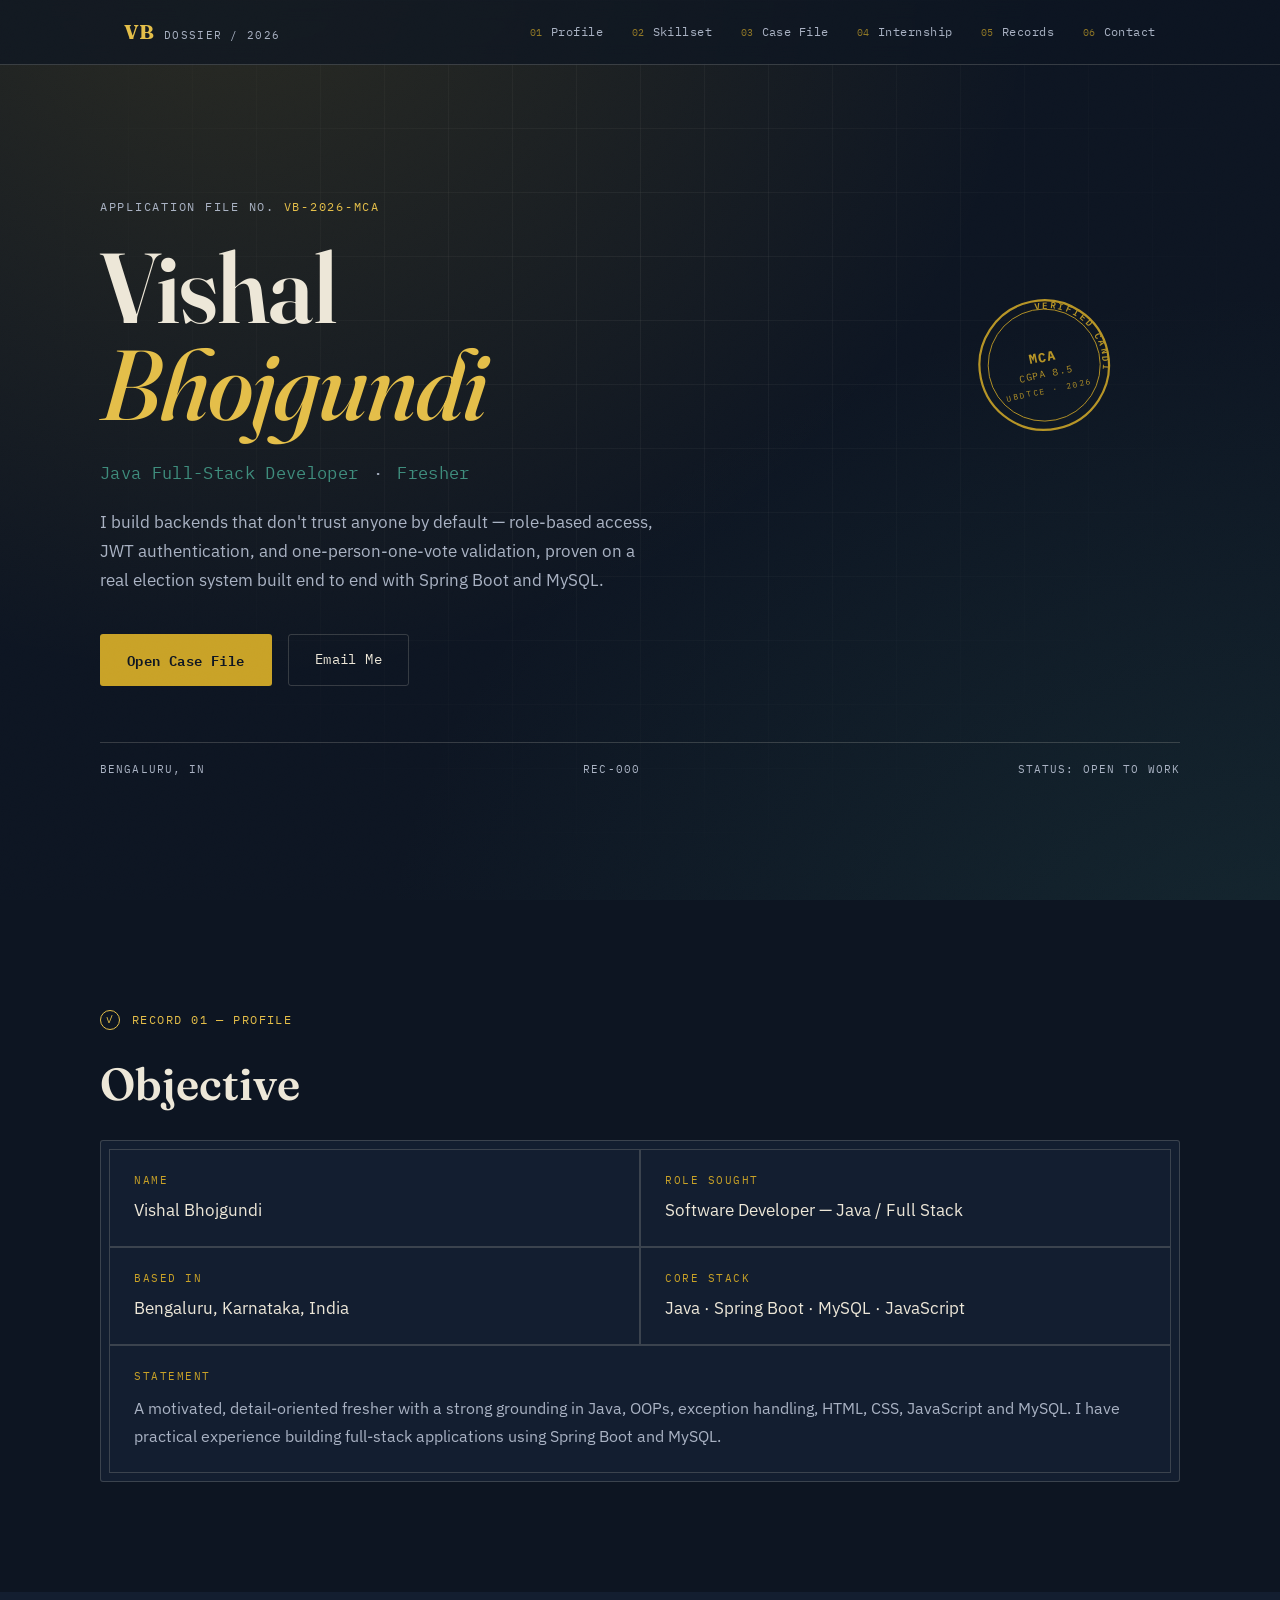
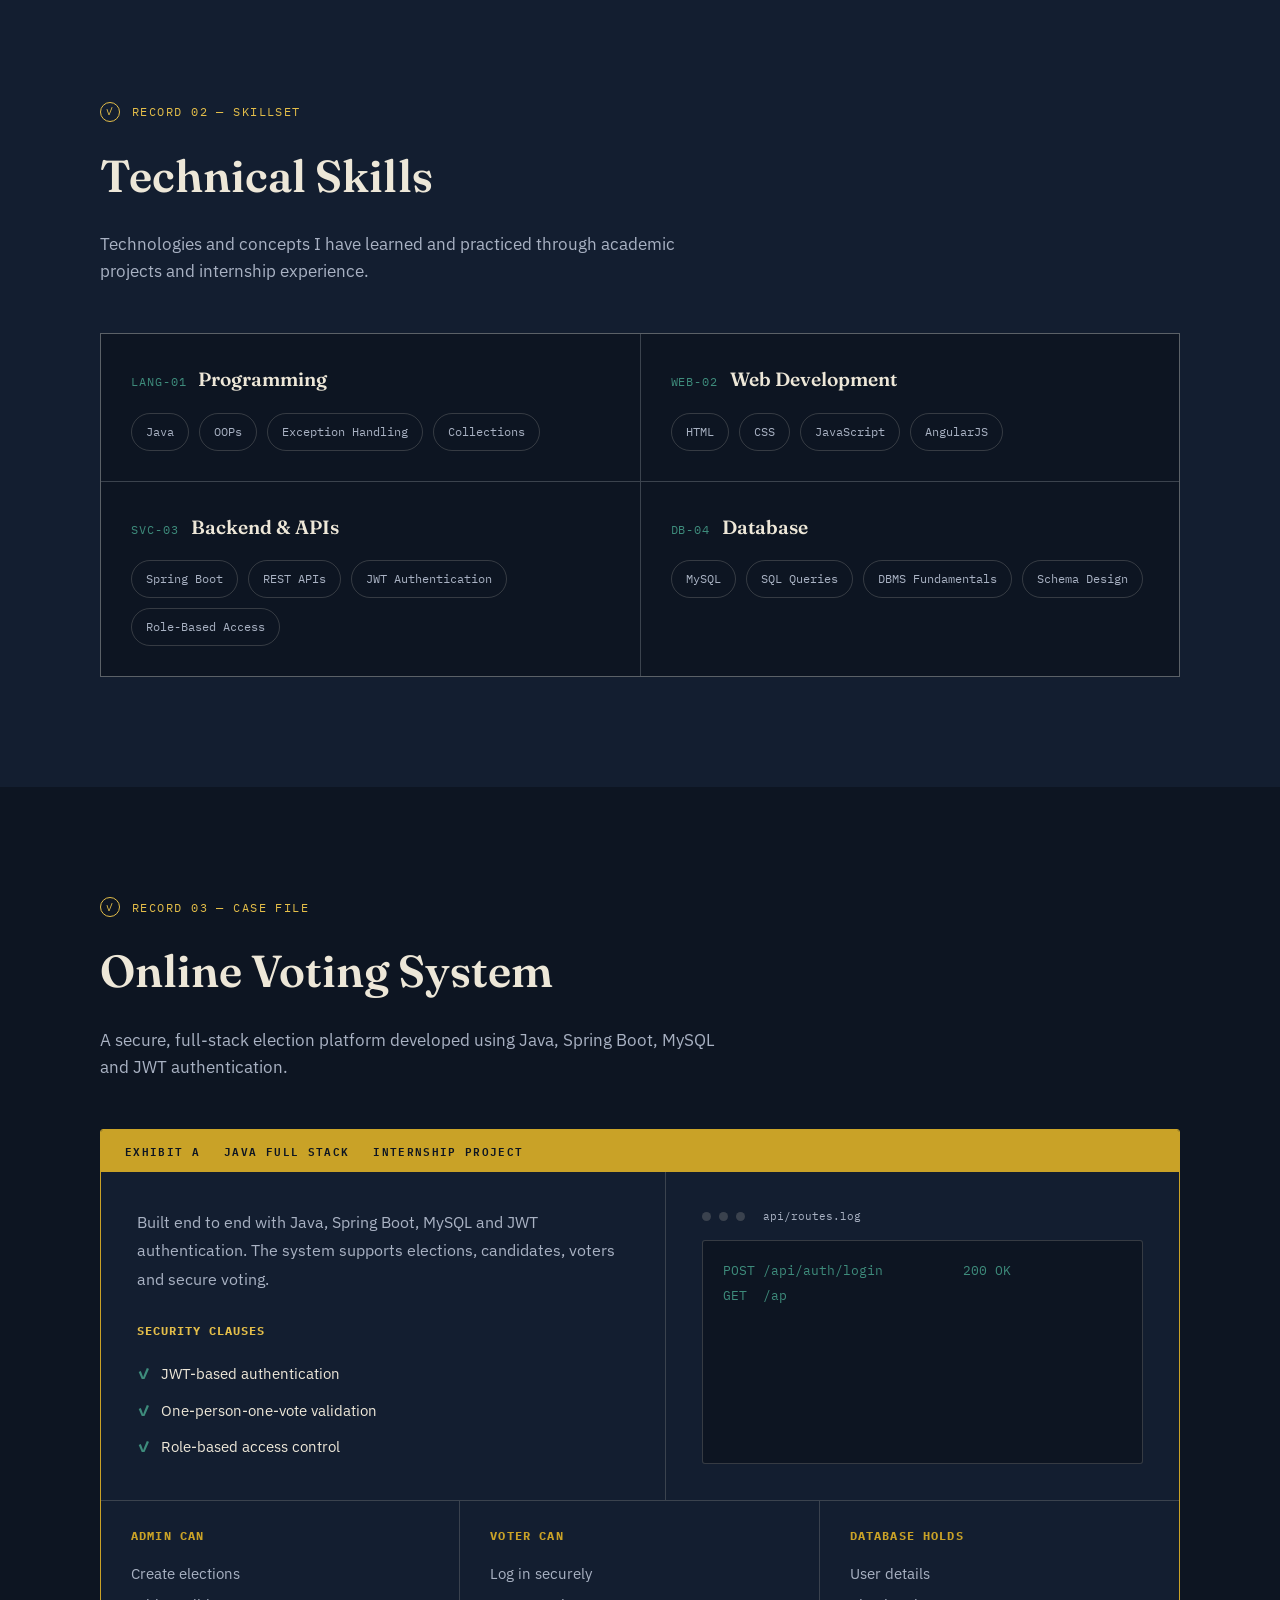
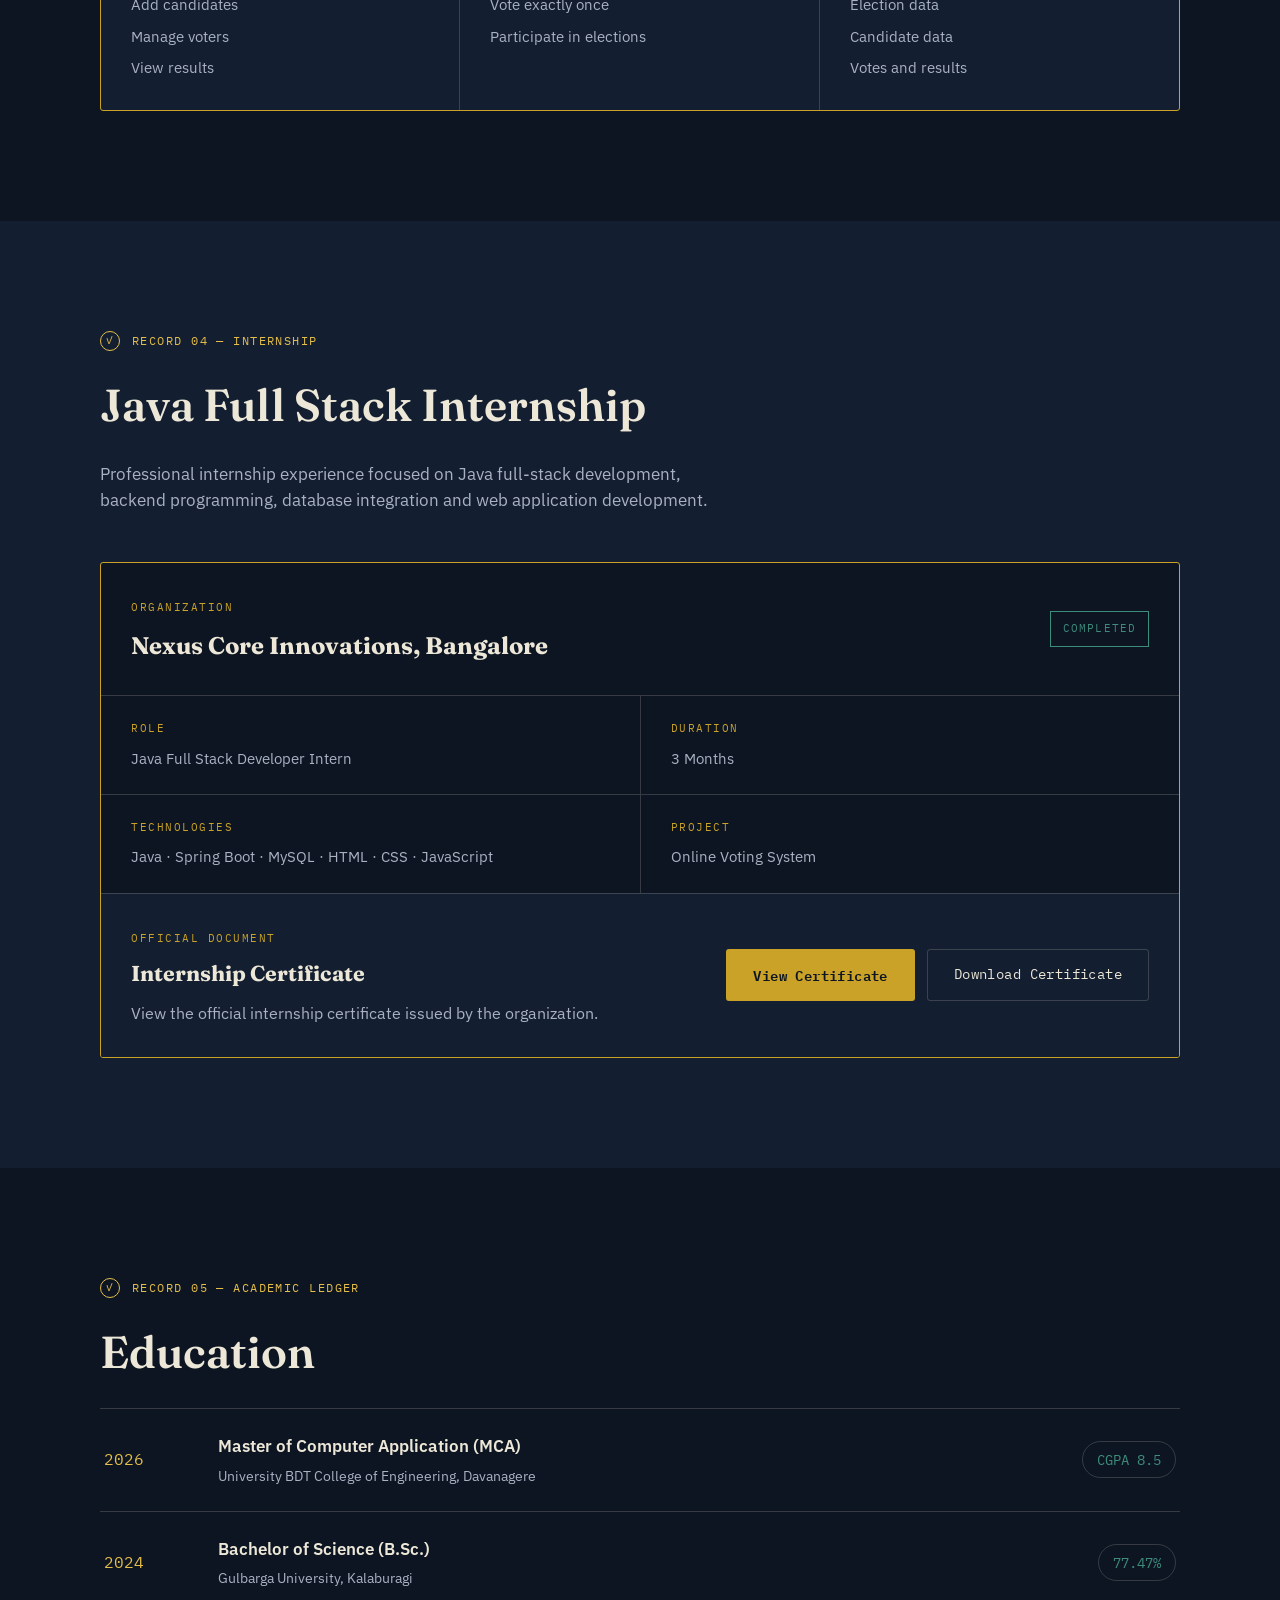
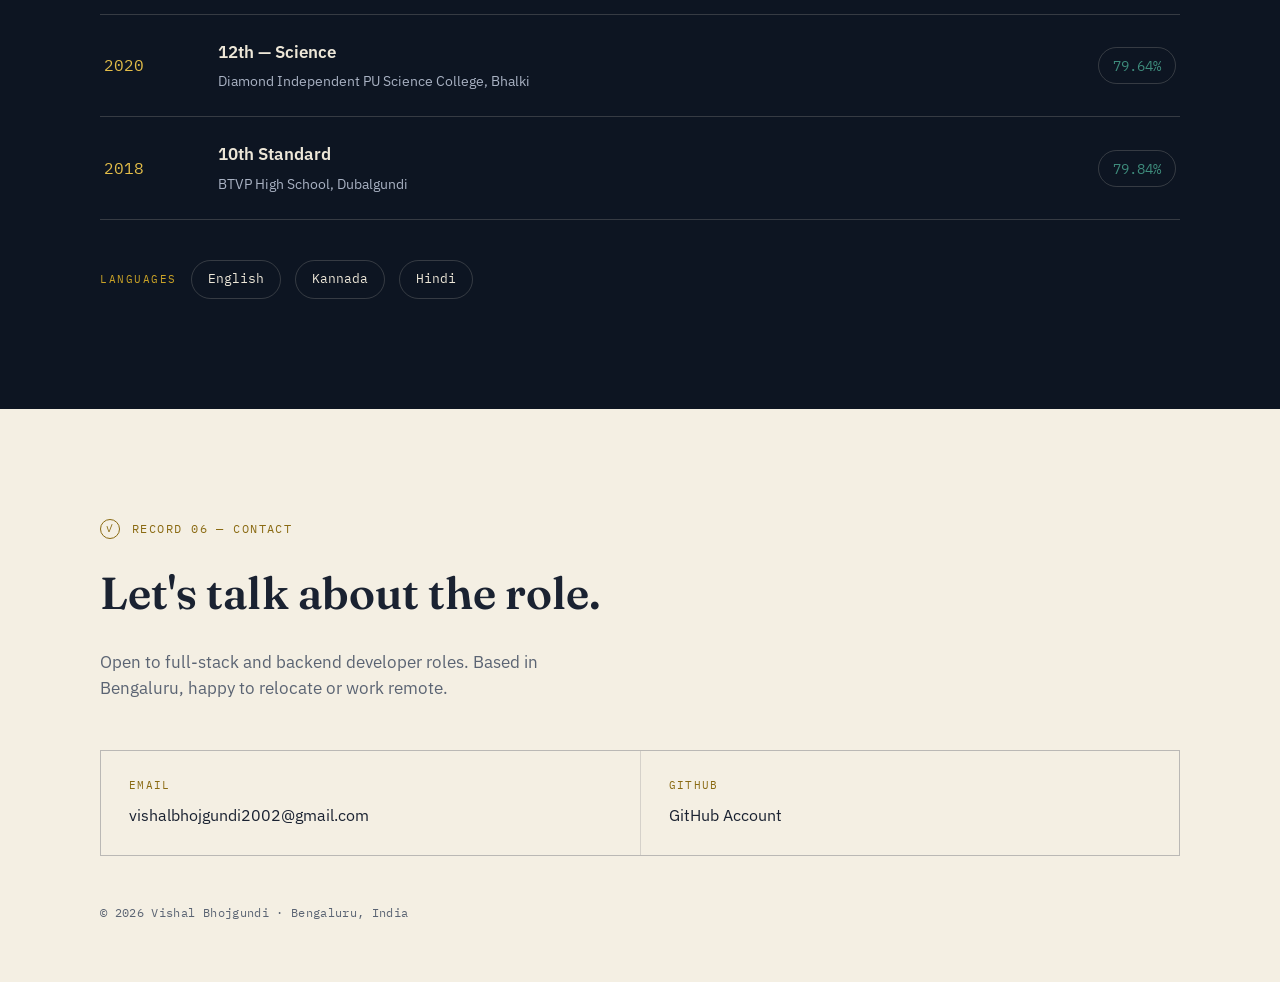
<file: index.html>
<!DOCTYPE html>
<html lang="en">

<head>

  <meta charset="UTF-8">

  <meta name="viewport"
        content="width=device-width, initial-scale=1.0">

  <title>
    Vishal Bhojgundi — Java Full-Stack Developer
  </title>

  <meta
          name="description"
          content="Portfolio of Vishal Bhojgundi, Java Full-Stack Developer."
  >

  <!-- Google Fonts -->
  <link rel="preconnect"
        href="https://fonts.googleapis.com">

  <link
          href="https://fonts.googleapis.com/css2?family=Fraunces:opsz,wght@9..144,300;9..144,500;9..144,600;9..144,700&family=IBM+Plex+Mono:wght@400;500;600&family=IBM+Plex+Sans:wght@400;500;600&display=swap"
          rel="stylesheet">

  <!-- Main CSS -->
  <link rel="stylesheet" href="style.css">

</head>


<body>

<!-- =========================================================
     GRAIN
     ========================================================= -->

<div class="grain" aria-hidden="true"></div>


<!-- =========================================================
     NAVIGATION
     ========================================================= -->

<nav class="topbar" id="topbar">

  <div class="topbar-inner">

    <a href="#top" class="brand">

            <span class="brand-mark">
                VB
            </span>

      <span class="brand-file">
                DOSSIER / 2026
            </span>

    </a>


    <button
            class="nav-toggle"
            id="navToggle"
            aria-label="Toggle navigation"
            aria-expanded="false">

      <span></span>
      <span></span>
      <span></span>

    </button>


    <ul class="nav-links" id="navLinks">

      <li>
        <a href="#profile">
          <span class="idx">01</span>
          Profile
        </a>
      </li>

      <li>
        <a href="#skills">
          <span class="idx">02</span>
          Skillset
        </a>
      </li>

      <li>
        <a href="#case-file">
          <span class="idx">03</span>
          Case File
        </a>
      </li>

      <!-- NEW -->
      <li>
        <a href="#internship">
          <span class="idx">04</span>
          Internship
        </a>
      </li>

      <li>
        <a href="#education">
          <span class="idx">05</span>
          Records
        </a>
      </li>

      <li>
        <a href="#contact">
          <span class="idx">06</span>
          Contact
        </a>
      </li>

    </ul>

  </div>

</nav>



<!-- =========================================================
     HERO
     ========================================================= -->

<header class="hero" id="top">

  <div class="hero-inner">

    <p class="hero-eyebrow">

      Application File No.

      <span>
                VB-2026-MCA
            </span>

    </p>


    <h1 class="hero-title">

      Vishal

      <br>

      <span class="hero-title-accent">
                Bhojgundi
            </span>

    </h1>


    <p class="hero-role">

      Java Full-Stack Developer

      <span class="dot">
                &middot;
            </span>

      Fresher

    </p>


    <p class="hero-desc">

      I build backends that don't trust anyone by default —
      role-based access, JWT authentication, and
      one-person-one-vote validation, proven on a real
      election system built end to end with Spring Boot
      and MySQL.

    </p>


    <div class="hero-actions">

      <a
              href="#case-file"
              class="btn btn-primary">

        Open Case File

      </a>


      <a
              href="mailto:vishalbhojgundi2002@gmail.com"
              class="btn btn-ghost">

        Email Me

      </a>

    </div>


    <!-- STAMP -->

    <div
            class="hero-stamp"
            id="heroStamp"
            aria-hidden="true">

      <svg
              viewBox="0 0 160 160"
              width="140"
              height="140"
              xmlns:xlink="http://www.w3.org/1999/xlink">

        <circle
                cx="80"
                cy="80"
                r="74"
                fill="none"
                stroke="currentColor"
                stroke-width="2.5"
        />

        <circle
                cx="80"
                cy="80"
                r="64"
                fill="none"
                stroke="currentColor"
                stroke-width="1"
        />

        <path
                id="stampCircleTop"
                d="M 80 16 A 64 64 0 0 1 143.7 100"
                fill="none"
        />

        <text
                font-family="'IBM Plex Mono', monospace"
                font-size="10.5"
                font-weight="600"
                letter-spacing="3"
                fill="currentColor">

          <textPath
                  xlink:href="#stampCircleTop"
                  href="#stampCircleTop"
                  startOffset="2%">

            VERIFIED CANDIDATE

          </textPath>

        </text>


        <text
                x="80"
                y="76"
                text-anchor="middle"
                font-family="'IBM Plex Mono', monospace"
                font-size="15"
                font-weight="700"
                letter-spacing="1"
                fill="currentColor">

          MCA

        </text>


        <text
                x="80"
                y="94"
                text-anchor="middle"
                font-family="'IBM Plex Mono', monospace"
                font-size="11"
                letter-spacing="1"
                fill="currentColor">

          CGPA 8.5

        </text>


        <text
                x="80"
                y="112"
                text-anchor="middle"
                font-family="'IBM Plex Mono', monospace"
                font-size="9"
                letter-spacing="2"
                fill="currentColor">

          UBDTCE · 2026

        </text>

      </svg>

    </div>

  </div>


  <div
          class="hero-ledger"
          aria-hidden="true">

        <span>
            BENGALURU, IN
        </span>

    <span>
            REC-000
        </span>

    <span>
            STATUS: OPEN TO WORK
        </span>

  </div>

</header>



<main>


  <!-- =========================================================
       PROFILE
       ========================================================= -->

  <section
          class="section"
          id="profile">

    <div class="section-inner">


      <p class="section-tag">

            <span
                    class="seal"
                    data-seal>
            </span>

        Record 01 — Profile

      </p>


      <h2 class="section-title">
        Objective
      </h2>


      <div class="dossier-card">


        <div class="dossier-field">

                <span class="field-label">
                    NAME
                </span>

          <span class="field-value">
                    Vishal Bhojgundi
                </span>

        </div>


        <div class="dossier-field">

                <span class="field-label">
                    ROLE SOUGHT
                </span>

          <span class="field-value">
                    Software Developer — Java / Full Stack
                </span>

        </div>


        <div class="dossier-field">

                <span class="field-label">
                    BASED IN
                </span>

          <span class="field-value">
                    Bengaluru, Karnataka, India
                </span>

        </div>


        <div class="dossier-field">

                <span class="field-label">
                    CORE STACK
                </span>

          <span class="field-value">
                    Java · Spring Boot · MySQL · JavaScript
                </span>

        </div>


        <div class="dossier-field dossier-field-wide">

                <span class="field-label">
                    STATEMENT
                </span>

          <p class="field-value">

            A motivated, detail-oriented fresher with
            a strong grounding in Java, OOPs, exception
            handling, HTML, CSS, JavaScript and MySQL.
            I have practical experience building full-stack
            applications using Spring Boot and MySQL.

          </p>

        </div>


      </div>

    </div>

  </section>



  <!-- =========================================================
       SKILLS
       ========================================================= -->

  <section
          class="section section-alt"
          id="skills">

    <div class="section-inner">


      <p class="section-tag">

            <span
                    class="seal"
                    data-seal>
            </span>

        Record 02 — Skillset

      </p>


      <h2 class="section-title">
        Technical Skills
      </h2>


      <p class="section-lede">

        Technologies and concepts I have learned and
        practiced through academic projects and
        internship experience.

      </p>


      <div class="skill-grid">


        <article class="skill-block">

          <header class="skill-block-head">

                    <span class="skill-code">
                        LANG-01
                    </span>

            <h3>
              Programming
            </h3>

          </header>


          <ul class="tag-row">

            <li class="tag">
              Java
            </li>

            <li class="tag">
              OOPs
            </li>

            <li class="tag">
              Exception Handling
            </li>

            <li class="tag">
              Collections
            </li>

          </ul>

        </article>



        <article class="skill-block">

          <header class="skill-block-head">

                    <span class="skill-code">
                        WEB-02
                    </span>

            <h3>
              Web Development
            </h3>

          </header>


          <ul class="tag-row">

            <li class="tag">
              HTML
            </li>

            <li class="tag">
              CSS
            </li>

            <li class="tag">
              JavaScript
            </li>

            <li class="tag">
              AngularJS
            </li>

          </ul>

        </article>



        <article class="skill-block">

          <header class="skill-block-head">

                    <span class="skill-code">
                        SVC-03
                    </span>

            <h3>
              Backend & APIs
            </h3>

          </header>


          <ul class="tag-row">

            <li class="tag">
              Spring Boot
            </li>

            <li class="tag">
              REST APIs
            </li>

            <li class="tag">
              JWT Authentication
            </li>

            <li class="tag">
              Role-Based Access
            </li>

          </ul>

        </article>



        <article class="skill-block">

          <header class="skill-block-head">

                    <span class="skill-code">
                        DB-04
                    </span>

            <h3>
              Database
            </h3>

          </header>


          <ul class="tag-row">

            <li class="tag">
              MySQL
            </li>

            <li class="tag">
              SQL Queries
            </li>

            <li class="tag">
              DBMS Fundamentals
            </li>

            <li class="tag">
              Schema Design
            </li>

          </ul>

        </article>


      </div>

    </div>

  </section>



  <!-- =========================================================
       CASE FILE
       ========================================================= -->

  <section
          class="section"
          id="case-file">

    <div class="section-inner">


      <p class="section-tag">

            <span
                    class="seal"
                    data-seal>
            </span>

        Record 03 — Case File

      </p>


      <h2 class="section-title">
        Online Voting System
      </h2>


      <p class="section-lede">

        A secure, full-stack election platform developed
        using Java, Spring Boot, MySQL and JWT authentication.

      </p>


      <div class="case-file">


        <div
                class="case-file-strip">

                <span>
                    EXHIBIT A
                </span>

          <span>
                    JAVA FULL STACK
                </span>

          <span>
                    INTERNSHIP PROJECT
                </span>

        </div>


        <div class="case-file-body">


          <div class="case-file-desc">

            <p>

              Built end to end with Java, Spring Boot,
              MySQL and JWT authentication. The system
              supports elections, candidates, voters
              and secure voting.

            </p>


            <div class="clause-group">

              <h4>
                Security clauses
              </h4>


              <ul class="clause-list">


                <li>

                                <span class="clause-tick">
                                    ✓
                                </span>

                  JWT-based authentication

                </li>


                <li>

                                <span class="clause-tick">
                                    ✓
                                </span>

                  One-person-one-vote validation

                </li>


                <li>

                                <span class="clause-tick">
                                    ✓
                                </span>

                  Role-based access control

                </li>


              </ul>

            </div>

          </div>


          <div class="case-file-terminal">


            <div class="terminal-head">

              <span class="terminal-dot"></span>
              <span class="terminal-dot"></span>
              <span class="terminal-dot"></span>

              <span class="terminal-title">
                            api/routes.log
                        </span>

            </div>


            <pre
                    class="terminal-body"
                    id="terminalBody">
                    </pre>

          </div>

        </div>


        <div class="case-file-columns">


          <div class="case-col">

            <h5>
              Admin can
            </h5>

            <ul>

              <li>
                Create elections
              </li>

              <li>
                Add candidates
              </li>

              <li>
                Manage voters
              </li>

              <li>
                View results
              </li>

            </ul>

          </div>


          <div class="case-col">

            <h5>
              Voter can
            </h5>

            <ul>

              <li>
                Log in securely
              </li>

              <li>
                Vote exactly once
              </li>

              <li>
                Participate in elections
              </li>

            </ul>

          </div>


          <div class="case-col">

            <h5>
              Database holds
            </h5>

            <ul>

              <li>
                User details
              </li>

              <li>
                Election data
              </li>

              <li>
                Candidate data
              </li>

              <li>
                Votes and results
              </li>

            </ul>

          </div>


        </div>

      </div>

    </div>

  </section>



  <!-- =========================================================
       INTERNSHIP + CERTIFICATE
       ========================================================= -->

  <section
          class="section section-alt"
          id="internship">

    <div class="section-inner">


      <p class="section-tag">

            <span
                    class="seal"
                    data-seal>
            </span>

        Record 04 — Internship

      </p>


      <h2 class="section-title">
        Java Full Stack Internship
      </h2>


      <p class="section-lede">

        Professional internship experience focused on
        Java full-stack development, backend programming,
        database integration and web application development.

      </p>


      <!-- INTERNSHIP CARD -->

      <div class="internship-card">


        <!-- HEADER -->

        <div class="internship-header">

          <div>

                    <span class="field-label">
                        ORGANIZATION
                    </span>

            <h3>
              Nexus Core Innovations, Bangalore
            </h3>

          </div>


          <span class="internship-badge">
                    COMPLETED
                </span>

        </div>


        <!-- DETAILS -->

        <div class="internship-details">


          <div class="internship-detail">

                    <span class="field-label">
                        ROLE
                    </span>

            <span>
                        Java Full Stack Developer Intern
                    </span>

          </div>


          <div class="internship-detail">

                    <span class="field-label">
                        DURATION
                    </span>

            <span>
                        3 Months
                    </span>

          </div>


          <div class="internship-detail">

                    <span class="field-label">
                        TECHNOLOGIES
                    </span>

            <span>
                        Java · Spring Boot · MySQL · HTML · CSS · JavaScript
                    </span>

          </div>


          <div class="internship-detail">

                    <span class="field-label">
                        PROJECT
                    </span>

            <span>
                        Online Voting System
                    </span>

          </div>


        </div>


        <!-- CERTIFICATE -->

        <div class="certificate-area">


          <div class="certificate-info">

                    <span class="field-label">
                        OFFICIAL DOCUMENT
                    </span>


            <h3>
              Internship Certificate
            </h3>


            <p>
              View the official internship certificate
              issued by the organization.
            </p>

          </div>


          <div class="certificate-actions">


            <!-- VIEW CERTIFICATE -->

            <a
                    href="certificates/internship-certificate.pdf"
                    target="_blank"
                    rel="noopener noreferrer"
                    class="btn btn-primary">

              View Certificate

            </a>


            <!-- DOWNLOAD CERTIFICATE -->

            <a
                    href="certificates/internship-certificate.pdf"
                    download
                    class="btn btn-ghost">

              Download Certificate

            </a>


          </div>

        </div>


      </div>

    </div>

  </section>



  <!-- =========================================================
       EDUCATION
       ========================================================= -->

  <section
          class="section"
          id="education">

    <div class="section-inner">


      <p class="section-tag">

            <span
                    class="seal"
                    data-seal>
            </span>

        Record 05 — Academic Ledger

      </p>


      <h2 class="section-title">
        Education
      </h2>


      <ol class="ledger">


        <li class="ledger-row">

                <span class="ledger-year">
                    2026
                </span>


          <span class="ledger-main">

                    <strong>
                        Master of Computer Application (MCA)
                    </strong>

                    <em>
                        University BDT College of Engineering,
                        Davanagere
                    </em>

                </span>


          <span class="ledger-score">
                    CGPA 8.5
                </span>

        </li>



        <li class="ledger-row">

                <span class="ledger-year">
                    2024
                </span>


          <span class="ledger-main">

                    <strong>
                        Bachelor of Science (B.Sc.)
                    </strong>

                    <em>
                        Gulbarga University, Kalaburagi
                    </em>

                </span>


          <span class="ledger-score">
                    77.47%
                </span>

        </li>



        <li class="ledger-row">

                <span class="ledger-year">
                    2020
                </span>


          <span class="ledger-main">

                    <strong>
                        12th — Science
                    </strong>

                    <em>
                        Diamond Independent PU Science College,
                        Bhalki
                    </em>

                </span>


          <span class="ledger-score">
                    79.64%
                </span>

        </li>



        <li class="ledger-row">

                <span class="ledger-year">
                    2018
                </span>


          <span class="ledger-main">

                    <strong>
                        10th Standard
                    </strong>

                    <em>
                        BTVP High School, Dubalgundi
                    </em>

                </span>


          <span class="ledger-score">
                    79.84%
                </span>

        </li>


      </ol>


      <div class="lang-row">

            <span class="field-label">
                LANGUAGES
            </span>

        <span class="lang-pill">
                English
            </span>

        <span class="lang-pill">
                Kannada
            </span>

        <span class="lang-pill">
                Hindi
            </span>

      </div>

    </div>

  </section>



  <!-- =========================================================
       CONTACT
       ========================================================= -->

  <footer
          class="section contact"
          id="contact">

    <div class="section-inner">


      <p class="section-tag section-tag-light">

            <span
                    class="seal seal-light"
                    data-seal>
            </span>

        Record 06 — Contact

      </p>


      <h2 class="section-title contact-title">

        Let's talk about the role.

      </h2>


      <p class="contact-lede">

        Open to full-stack and backend developer roles.
        Based in Bengaluru, happy to relocate or work remote.

      </p>


      <div class="contact-grid">


        <a
                class="contact-card"
                href="mailto:vishalbhojgundi2002@gmail.com">

                <span class="contact-label">
                    Email
                </span>

          <span class="contact-value">
                    vishalbhojgundi2002@gmail.com
                </span>

        </a>


        <a
                class="contact-card"
                href="https://github.com/vishalbhojgundi"
                target="_blank"
                rel="noopener noreferrer">

                <span class="contact-label">
                    GitHub
                </span>

          <span class="contact-value">
                    GitHub Account
                </span>

        </a>
      </div>


      <p class="footer-fine">

        © 2026 Vishal Bhojgundi · Bengaluru, India

      </p>

    </div>

  </footer>


</main>


<!-- JavaScript -->

<script src="script.js"></script>

</body>

</html>
</file>
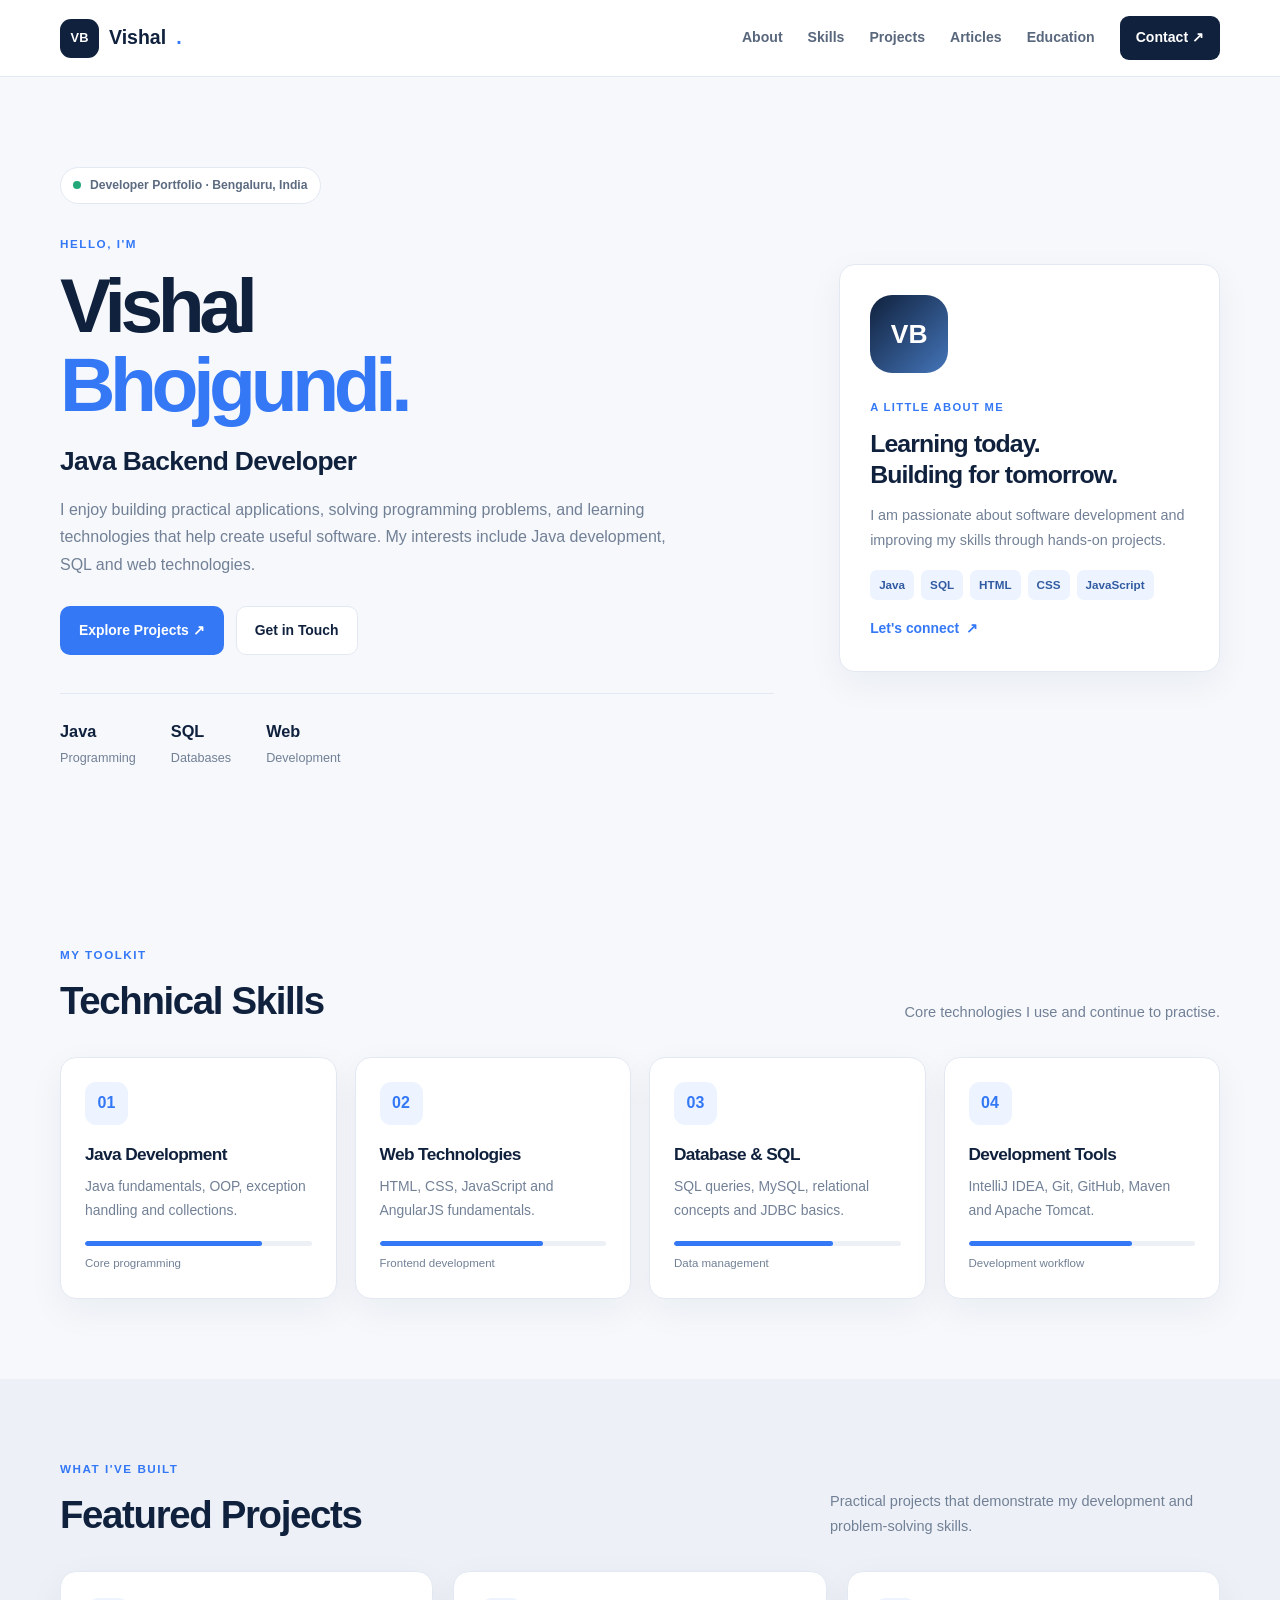
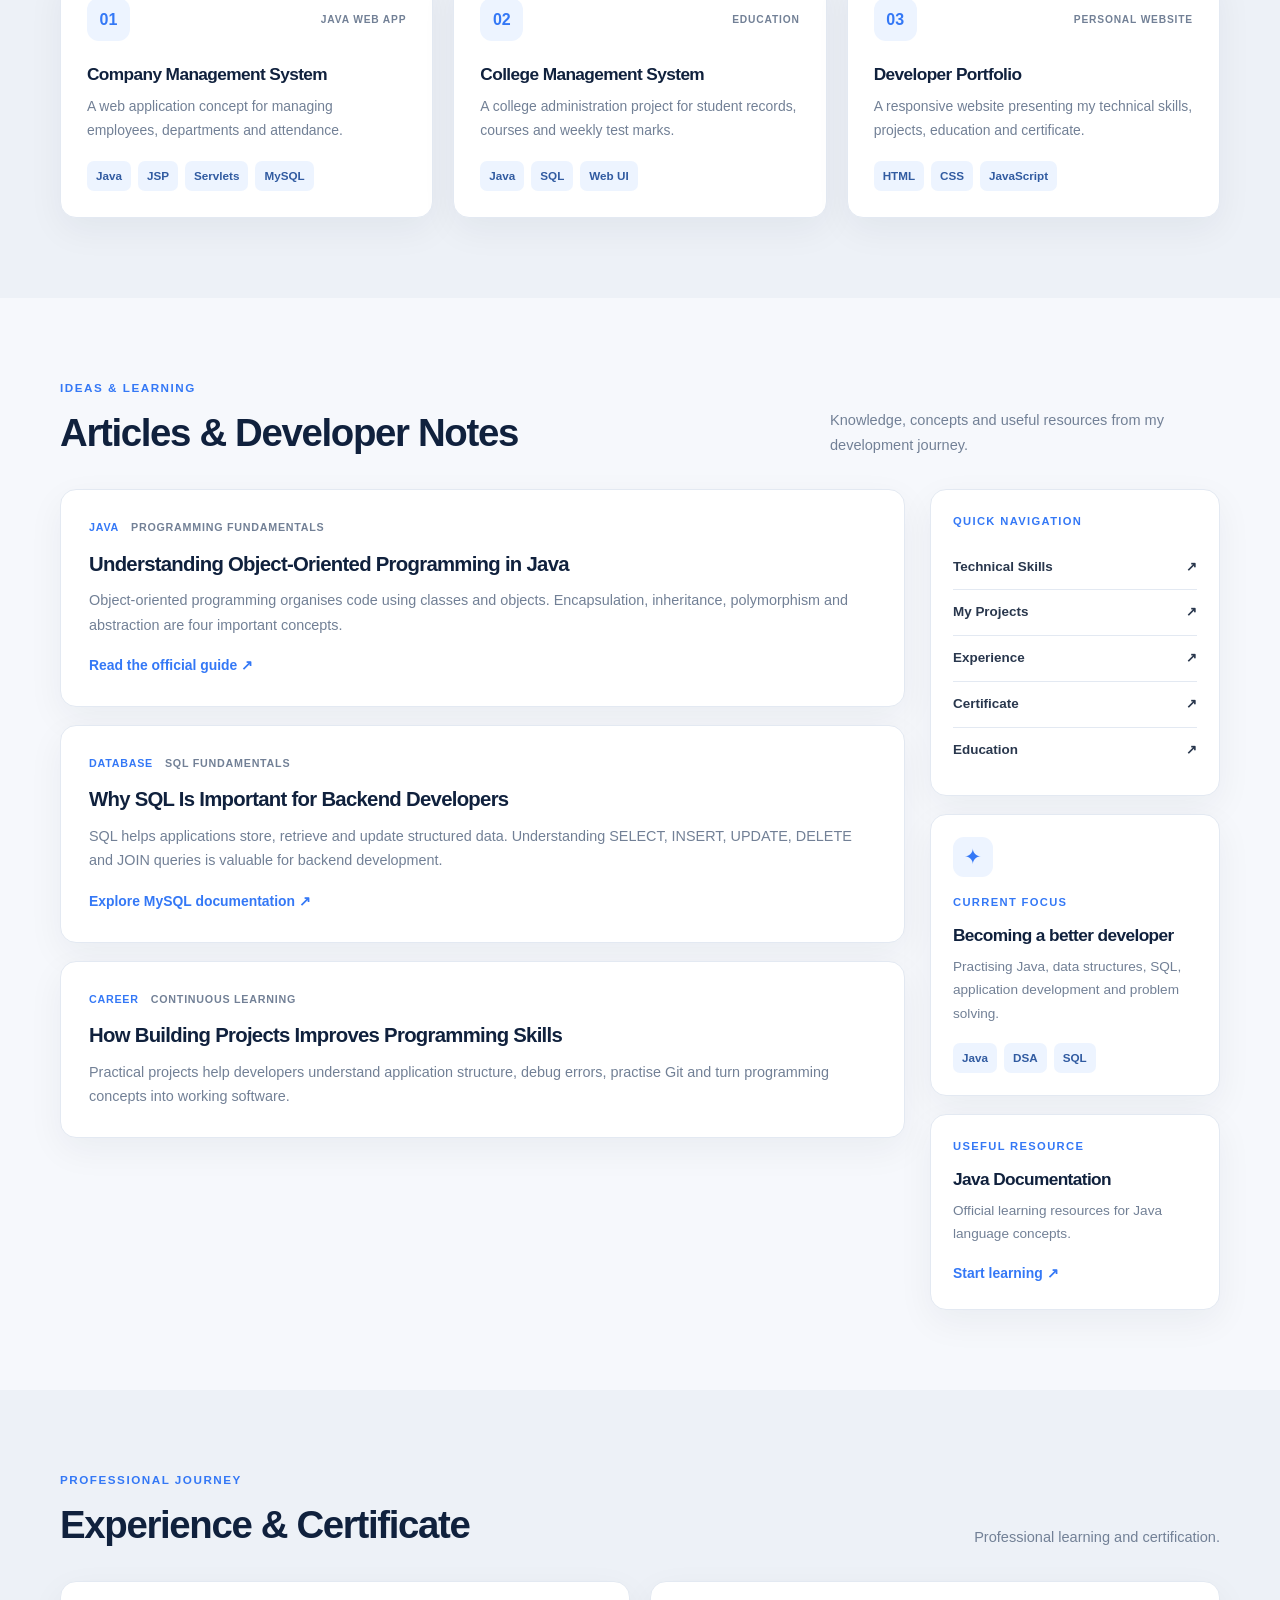
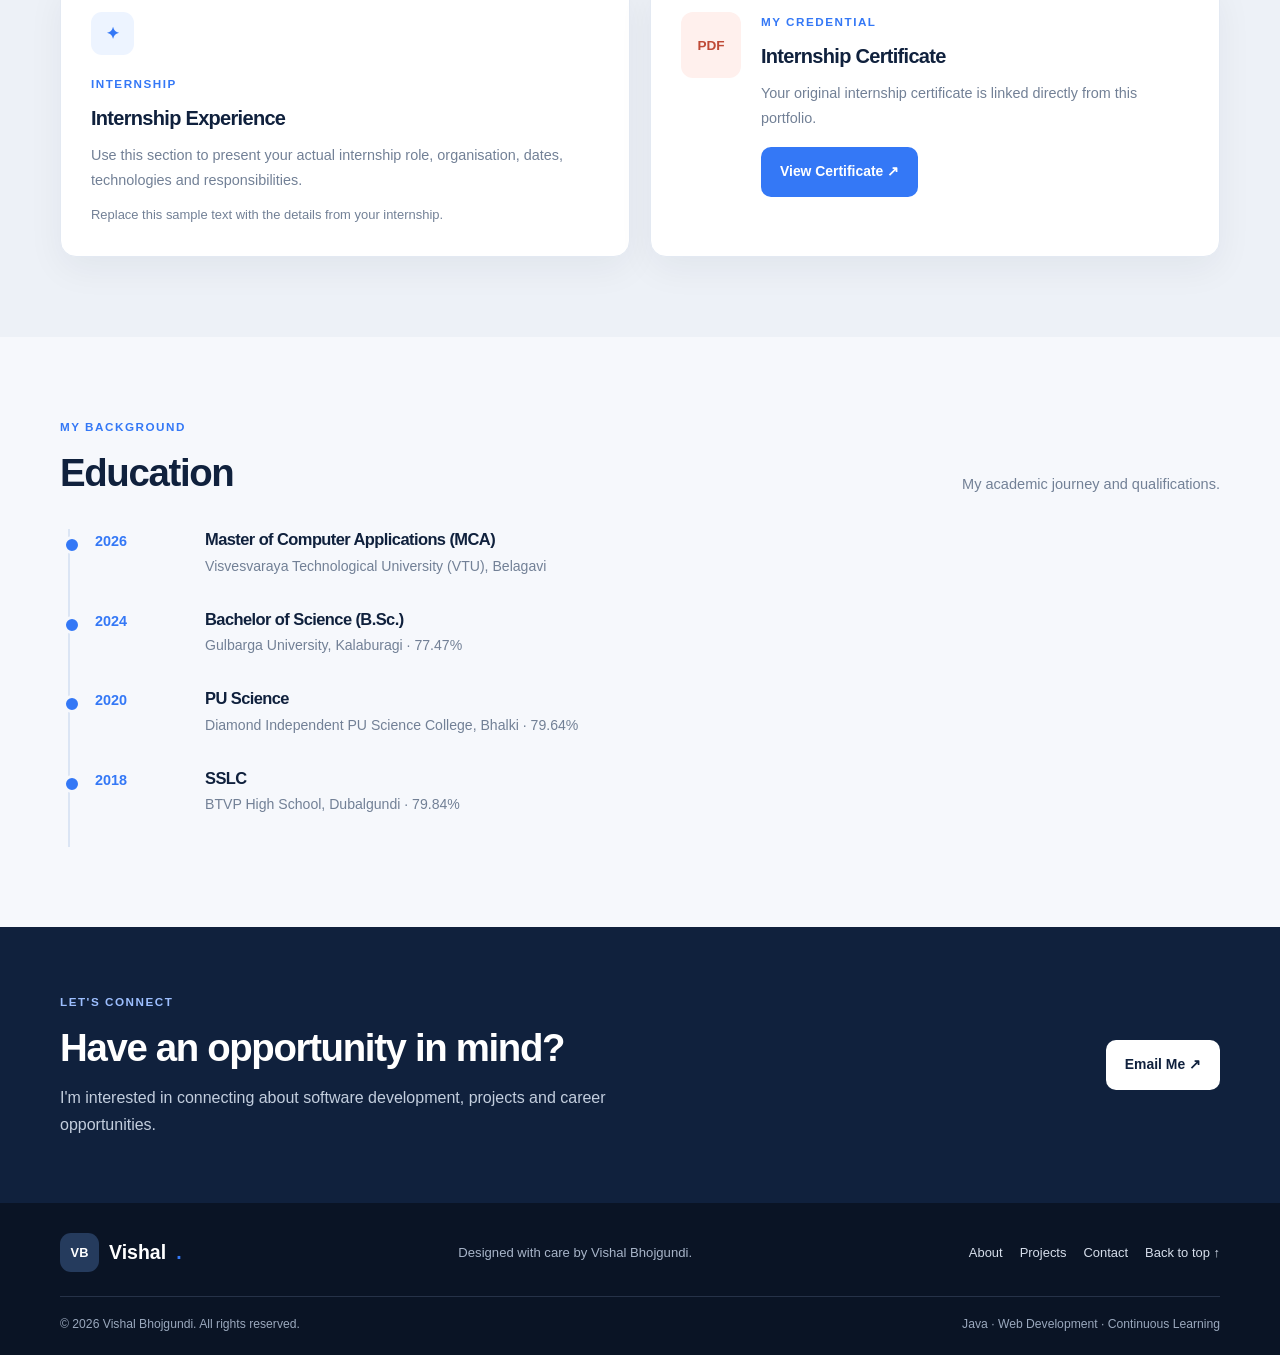
<file: src/main/webapp/index.html>
<!DOCTYPE html>
<html lang="en">
<head>
    <meta charset="UTF-8">
    <meta name="viewport" content="width=device-width, initial-scale=1.0">
    <meta name="description" content="Vishal Bhojgundi's software developer portfolio, projects, skills and education.">
    <title>Vishal Bhojgundi | Java Developer</title>
    <link rel="stylesheet" href="style.css">
    <script src="script.js" defer></script>
</head>
<body>

<header class="header" id="home">
    <div class="container navbar">
        <a class="logo" href="#home"><span class="logo-icon">VB</span> Vishal<span class="blue">.</span></a>

        <button class="menu-toggle" id="menuToggle" aria-label="Open navigation" aria-expanded="false">☰</button>

        <nav class="nav-links" id="navLinks" aria-label="Main navigation">
            <a href="#about">About</a>
            <a href="#skills">Skills</a>
            <a href="#projects">Projects</a>
            <a href="#articles">Articles</a>
            <a href="#education">Education</a>
            <a class="nav-contact" href="#contact">Contact ↗</a>
        </nav>
    </div>
</header>

<main>
    <!-- HERO -->
    <section class="hero container" id="about">
        <div class="hero-content">
            <div class="availability"><span class="green-dot"></span> Developer Portfolio · Bengaluru, India</div>
            <p class="eyebrow">HELLO, I'M</p>
            <h1>Vishal<br><span class="blue">Bhojgundi.</span></h1>
            <h2>Java Backend Developer</h2>
            <p class="hero-description">
                I enjoy building practical applications, solving programming problems,
                and learning technologies that help create useful software.
                My interests include Java development, SQL and web technologies.
            </p>

            <div class="hero-buttons">
                <a href="#projects" class="button button-primary">Explore Projects ↗</a>
                <a href="#contact" class="button button-secondary">Get in Touch</a>
            </div>

            <div class="hero-stats">
                <div><strong>Java</strong><span>Programming</span></div>
                <div><strong>SQL</strong><span>Databases</span></div>
                <div><strong>Web</strong><span>Development</span></div>
            </div>
        </div>

        <aside class="intro-card">
            <div class="avatar">VB</div>
            <span class="card-label">A LITTLE ABOUT ME</span>
            <h3>Learning today.<br>Building for tomorrow.</h3>
            <p>I am passionate about software development and improving my skills through hands-on projects.</p>
            <div class="tags">
                <span>Java</span><span>SQL</span><span>HTML</span>
                <span>CSS</span><span>JavaScript</span>
            </div>
            <a href="#contact" class="text-link">Let's connect <span>↗</span></a>
        </aside>
    </section>

    <!-- SKILLS -->
    <section class="section container" id="skills">
        <div class="section-heading">
            <div><p class="eyebrow">MY TOOLKIT</p><h2>Technical Skills</h2></div>
            <p>Core technologies I use and continue to practise.</p>
        </div>

        <div class="skills-grid">
            <article class="card skill-card">
                <div class="icon-box">01</div>
                <h3>Java Development</h3>
                <p>Java fundamentals, OOP, exception handling and collections.</p>
                <div class="skill-line"><span style="width:78%"></span></div>
                <small>Core programming</small>
            </article>
            <article class="card skill-card">
                <div class="icon-box">02</div>
                <h3>Web Technologies</h3>
                <p>HTML, CSS, JavaScript and AngularJS fundamentals.</p>
                <div class="skill-line"><span style="width:72%"></span></div>
                <small>Frontend development</small>
            </article>
            <article class="card skill-card">
                <div class="icon-box">03</div>
                <h3>Database & SQL</h3>
                <p>SQL queries, MySQL, relational concepts and JDBC basics.</p>
                <div class="skill-line"><span style="width:70%"></span></div>
                <small>Data management</small>
            </article>
            <article class="card skill-card">
                <div class="icon-box">04</div>
                <h3>Development Tools</h3>
                <p>IntelliJ IDEA, Git, GitHub, Maven and Apache Tomcat.</p>
                <div class="skill-line"><span style="width:72%"></span></div>
                <small>Development workflow</small>
            </article>
        </div>
    </section>

    <!-- PROJECTS -->
    <section class="section section-muted" id="projects">
        <div class="container">
            <div class="section-heading">
                <div><p class="eyebrow">WHAT I'VE BUILT</p><h2>Featured Projects</h2></div>
                <p>Practical projects that demonstrate my development and problem-solving skills.</p>
            </div>

            <div class="projects-grid">
                <article class="card project-card">
                    <div class="project-top"><span class="project-icon">01</span><span class="project-type">JAVA WEB APP</span></div>
                    <h3>Company Management System</h3>
                    <p>A web application concept for managing employees, departments and attendance.</p>
                    <div class="tags"><span>Java</span><span>JSP</span><span>Servlets</span><span>MySQL</span></div>
                </article>
                <article class="card project-card">
                    <div class="project-top"><span class="project-icon">02</span><span class="project-type">EDUCATION</span></div>
                    <h3>College Management System</h3>
                    <p>A college administration project for student records, courses and weekly test marks.</p>
                    <div class="tags"><span>Java</span><span>SQL</span><span>Web UI</span></div>
                </article>
                <article class="card project-card">
                    <div class="project-top"><span class="project-icon">03</span><span class="project-type">PERSONAL WEBSITE</span></div>
                    <h3>Developer Portfolio</h3>
                    <p>A responsive website presenting my technical skills, projects, education and certificate.</p>
                    <div class="tags"><span>HTML</span><span>CSS</span><span>JavaScript</span></div>
                </article>
            </div>
        </div>
    </section>

    <!-- ARTICLES WITH SIDEBAR -->
    <section class="section container" id="articles">
        <div class="section-heading">
            <div><p class="eyebrow">IDEAS & LEARNING</p><h2>Articles & Developer Notes</h2></div>
            <p>Knowledge, concepts and useful resources from my development journey.</p>
        </div>

        <div class="article-layout">
            <div class="article-main">
                <article class="card article-card">
                    <div class="article-meta"><span>JAVA</span><span>PROGRAMMING FUNDAMENTALS</span></div>
                    <h3>Understanding Object-Oriented Programming in Java</h3>
                    <p>Object-oriented programming organises code using classes and objects. Encapsulation, inheritance, polymorphism and abstraction are four important concepts.</p>
                    <a class="text-link" href="https://docs.oracle.com/javase/tutorial/java/concepts/" target="_blank" rel="noopener noreferrer">Read the official guide ↗</a>
                </article>

                <article class="card article-card">
                    <div class="article-meta"><span>DATABASE</span><span>SQL FUNDAMENTALS</span></div>
                    <h3>Why SQL Is Important for Backend Developers</h3>
                    <p>SQL helps applications store, retrieve and update structured data. Understanding SELECT, INSERT, UPDATE, DELETE and JOIN queries is valuable for backend development.</p>
                    <a class="text-link" href="https://dev.mysql.com/doc/" target="_blank" rel="noopener noreferrer">Explore MySQL documentation ↗</a>
                </article>

                <article class="card article-card">
                    <div class="article-meta"><span>CAREER</span><span>CONTINUOUS LEARNING</span></div>
                    <h3>How Building Projects Improves Programming Skills</h3>
                    <p>Practical projects help developers understand application structure, debug errors, practise Git and turn programming concepts into working software.</p>
                </article>
            </div>

            <aside class="sidebar">
                <div class="card sidebar-card">
                    <p class="sidebar-title">QUICK NAVIGATION</p>
                    <a href="#skills">Technical Skills <span>↗</span></a>
                    <a href="#projects">My Projects <span>↗</span></a>
                    <a href="#experience">Experience <span>↗</span></a>
                    <a href="#certificate">Certificate <span>↗</span></a>
                    <a href="#education">Education <span>↗</span></a>
                </div>

                <div class="card sidebar-card focus-card">
                    <div class="focus-icon">✦</div>
                    <p class="sidebar-title">CURRENT FOCUS</p>
                    <h3>Becoming a better developer</h3>
                    <p>Practising Java, data structures, SQL, application development and problem solving.</p>
                    <div class="tags"><span>Java</span><span>DSA</span><span>SQL</span></div>
                </div>

                <div class="card sidebar-card">
                    <p class="sidebar-title">USEFUL RESOURCE</p>
                    <h3>Java Documentation</h3>
                    <p>Official learning resources for Java language concepts.</p>
                    <a class="text-link" href="https://dev.java/learn/" target="_blank" rel="noopener noreferrer">Start learning ↗</a>
                </div>
            </aside>
        </div>
    </section>

    <!-- EXPERIENCE AND CERTIFICATE -->
    <section class="section section-muted" id="experience">
        <div class="container">
            <div class="section-heading">
                <div><p class="eyebrow">PROFESSIONAL JOURNEY</p><h2>Experience & Certificate</h2></div>
                <p>Professional learning and certification.</p>
            </div>

            <div class="experience-grid">
                <article class="card experience-card">
                    <div class="icon-box">✦</div>
                    <p class="eyebrow">INTERNSHIP</p>
                    <h3>Internship Experience</h3>
                    <p>Use this section to present your actual internship role, organisation, dates, technologies and responsibilities.</p>
                    <p class="note">Replace this sample text with the details from your internship.</p>
                </article>

                <article class="card certificate-card" id="certificate">
                    <div class="pdf-icon">PDF</div>
                    <div>
                        <p class="eyebrow">MY CREDENTIAL</p>
                        <h3>Internship Certificate</h3>
                        <p>Your original internship certificate is linked directly from this portfolio.</p>
                        <a class="button button-primary certificate-button"
                           href="certificates/internship-certificate.pdf"
                           target="_blank" rel="noopener noreferrer">View Certificate ↗</a>
                    </div>
                </article>
            </div>
        </div>
    </section>

    <!-- EDUCATION -->
    <section class="section container" id="education">
        <div class="section-heading">
            <div><p class="eyebrow">MY BACKGROUND</p><h2>Education</h2></div>
            <p>My academic journey and qualifications.</p>
        </div>

        <div class="timeline">
            <article class="timeline-item">
                <span class="timeline-year">2026</span>
                <div><h3>Master of Computer Applications (MCA)</h3><p>Visvesvaraya Technological University (VTU), Belagavi</p></div>
            </article>
            <article class="timeline-item">
                <span class="timeline-year">2024</span>
                <div><h3>Bachelor of Science (B.Sc.)</h3><p>Gulbarga University, Kalaburagi · 77.47%</p></div>
            </article>
            <article class="timeline-item">
                <span class="timeline-year">2020</span>
                <div><h3>PU Science</h3><p>Diamond Independent PU Science College, Bhalki · 79.64%</p></div>
            </article>
            <article class="timeline-item">
                <span class="timeline-year">2018</span>
                <div><h3>SSLC</h3><p>BTVP High School, Dubalgundi · 79.84%</p></div>
            </article>
        </div>
    </section>

    <!-- CONTACT -->
    <section class="contact-section" id="contact">
        <div class="container contact-content">
            <div>
                <p class="eyebrow">LET'S CONNECT</p>
                <h2>Have an opportunity in mind?</h2>
                <p>I'm interested in connecting about software development, projects and career opportunities.</p>
            </div>
            <a class="button button-light" href="mailto:YOUR_EMAIL@example.com">Email Me ↗</a>
        </div>
    </section>
</main>

<footer class="footer">
    <div class="container footer-main">
        <a class="logo footer-logo" href="#home"><span class="logo-icon">VB</span> Vishal<span class="blue">.</span></a>
        <p>Designed with care by Vishal Bhojgundi.</p>
        <div class="footer-links"><a href="#about">About</a><a href="#projects">Projects</a><a href="#contact">Contact</a><a href="#home">Back to top ↑</a></div>
    </div>
    <div class="container footer-bottom">
        <span>© <span id="year"></span> Vishal Bhojgundi. All rights reserved.</span>
        <span>Java · Web Development · Continuous Learning</span>
    </div>
</footer>

</body>
</html>
</file>
<file: style.css>
/* ============================================================
   WEBSITE VARIABLES
   ============================================================ */

:root {

    --ink-900: #0D1522;
    --ink-800: #131E30;
    --ink-700: #1B2A42;

    --paper: #F4EFE3;
    --paper-dim: #E9E2D0;

    --brass: #C9A227;
    --brass-bright: #E4BE49;

    --teal: #3E8C7C;

    --text-light: #EDE7D8;
    --text-light-dim: #A9B2C3;

    --text-dark: #1A2231;
    --text-dark-dim: #5B6473;

    --line-light: rgba(237,231,216,0.18);
    --line-dark: rgba(26,34,49,0.14);

    --font-display: "Fraunces", Georgia, serif;
    --font-body: "IBM Plex Sans", system-ui, sans-serif;
    --font-mono: "IBM Plex Mono", ui-monospace, monospace;

    --container: 1080px;
    --radius: 3px;
}



/* ============================================================
   BASIC RESET
   ============================================================ */

*,
*::before,
*::after {
    box-sizing: border-box;
}


html {
    scroll-behavior: smooth;
}


body {
    margin: 0;

    background: var(--ink-900);

    color: var(--text-light);

    font-family: var(--font-body);

    font-size: 16px;

    line-height: 1.6;

    -webkit-font-smoothing: antialiased;
}


a {
    color: inherit;
    text-decoration: none;
}


ul,
ol {
    list-style: none;

    margin: 0;

    padding: 0;
}


h1,
h2,
h3,
h4,
h5 {
    margin: 0;

    font-family: var(--font-display);
}


p {
    margin: 0;
}


::selection {
    background: var(--brass);

    color: var(--ink-900);
}


:focus-visible {
    outline: 2px solid var(--brass-bright);

    outline-offset: 3px;
}



/* ============================================================
   GRAIN
   ============================================================ */

.grain {

    position: fixed;

    inset: 0;

    pointer-events: none;

    z-index: 999;

    opacity: 0.035;

    mix-blend-mode: overlay;

    background-image:

        url("data:image/svg+xml,%3Csvg xmlns='http://www.w3.org/2000/svg' width='120' height='120'%3E%3Cfilter id='n'%3E%3CfeTurbulence type='fractalNoise' baseFrequency='0.85' numOctaves='2' stitchTiles='stitch'/%3E%3C/filter%3E%3Crect width='100%25' height='100%25' filter='url(%23n)'/%3E%3C/svg%3E");

}



/* ============================================================
   NAVIGATION
   ============================================================ */

.topbar {

    position: fixed;

    top: 0;

    left: 0;

    right: 0;

    z-index: 100;

    background: rgba(13,21,34,0.72);

    backdrop-filter: blur(10px);

    border-bottom: 1px solid var(--line-light);
}


.topbar-inner {

    max-width: var(--container);

    margin: 0 auto;

    padding: 16px 24px;

    display: flex;

    align-items: center;

    justify-content: space-between;
}


.brand {

    display: flex;

    align-items: baseline;

    gap: 10px;
}


.brand-mark {

    font-family: var(--font-display);

    font-weight: 700;

    font-size: 1.25rem;

    color: var(--brass-bright);
}


.brand-file {

    font-family: var(--font-mono);

    font-size: 0.68rem;

    letter-spacing: 0.12em;

    color: var(--text-light-dim);

    text-transform: uppercase;
}


.nav-links {

    display: flex;

    gap: 28px;
}


.nav-links a {

    font-family: var(--font-mono);

    font-size: 0.78rem;

    letter-spacing: 0.04em;

    color: var(--text-light-dim);

    display: flex;

    align-items: center;

    gap: 8px;

    transition: color 0.2s ease;
}


.nav-links a:hover {

    color: var(--brass-bright);
}


.nav-links .idx {

    font-size: 0.65rem;

    color: var(--brass);

    opacity: 0.7;
}


.nav-toggle {

    display: none;

    background: none;

    border: none;

    cursor: pointer;

    padding: 8px;

    flex-direction: column;

    gap: 5px;
}


.nav-toggle span {

    width: 22px;

    height: 2px;

    background: var(--text-light);

    display: block;
}



/* ============================================================
   HERO
   ============================================================ */

.hero {

    position: relative;

    min-height: 100vh;

    display: flex;

    flex-direction: column;

    justify-content: center;

    padding: 140px 24px 64px;

    background:

        radial-gradient(
            ellipse at 18% -10%,
            rgba(201,162,39,0.16),
            transparent 55%
        ),

        radial-gradient(
            ellipse at 100% 110%,
            rgba(62,140,124,0.14),
            transparent 50%
        ),

        var(--ink-900);

    overflow: hidden;
}


.hero::before {

    content: "";

    position: absolute;

    inset: 0;

    background-image:

        linear-gradient(
            var(--line-light) 1px,
            transparent 1px
        ),

        linear-gradient(
            90deg,
            var(--line-light) 1px,
            transparent 1px
        );

    background-size: 64px 64px;

    opacity: 0.35;

    mask-image:
        radial-gradient(
            ellipse at 50% 30%,
            black 0%,
            transparent 70%
        );
}


.hero-inner {

    position: relative;

    z-index: 2;

    max-width: var(--container);

    margin: 0 auto;

    width: 100%;
}


.hero-eyebrow {

    font-family: var(--font-mono);

    font-size: 0.78rem;

    letter-spacing: 0.14em;

    color: var(--text-light-dim);

    text-transform: uppercase;

    margin-bottom: 22px;
}


.hero-eyebrow span {

    color: var(--brass-bright);
}


.hero-title {

    font-size: clamp(3rem, 8vw, 6.2rem);

    font-weight: 600;

    line-height: 0.98;

    letter-spacing: -0.01em;

    color: var(--text-light);
}


.hero-title-accent {

    font-style: italic;

    font-weight: 500;

    color: var(--brass-bright);
}


.hero-role {

    margin-top: 26px;

    font-family: var(--font-mono);

    font-size: 1.05rem;

    color: var(--teal);

    letter-spacing: 0.02em;
}


.hero-role .dot {

    color: var(--text-light-dim);

    margin: 0 4px;
}


.hero-desc {

    margin-top: 22px;

    max-width: 560px;

    font-size: 1.05rem;

    color: var(--text-light-dim);

    line-height: 1.7;
}


.hero-actions {

    margin-top: 40px;

    display: flex;

    gap: 16px;

    flex-wrap: wrap;
}



/* ============================================================
   BUTTONS
   ============================================================ */

.btn {

    display: inline-flex;

    align-items: center;

    justify-content: center;

    gap: 10px;

    padding: 14px 26px;

    border-radius: var(--radius);

    font-family: var(--font-mono);

    font-size: 0.85rem;

    letter-spacing: 0.03em;

    border: 1px solid transparent;

    cursor: pointer;

    transition:
        all 0.2s ease;
}


.btn-primary {

    background: var(--brass);

    color: var(--ink-900);

    font-weight: 600;
}


.btn-primary:hover {

    background: var(--brass-bright);

    transform: translateY(-2px);
}


.btn-ghost {

    border-color: var(--line-light);

    color: var(--text-light);
}


.btn-ghost:hover {

    border-color: var(--brass-bright);

    color: var(--brass-bright);

    transform: translateY(-2px);
}



/* ============================================================
   HERO STAMP
   ============================================================ */

.hero-stamp {

    position: absolute;

    right: 6%;

    top: 20%;

    color: var(--brass);

    opacity: 0;

    transform:
        rotate(-18deg)
        scale(0.6);

    transition:
        opacity 0.9s ease,
        transform 0.9s cubic-bezier(.2,.9,.2,1.2);
}


.hero-stamp.stamped {

    opacity: 0.9;

    transform:
        rotate(-12deg)
        scale(1);
}


.hero-ledger {

    position: relative;

    z-index: 2;

    max-width: var(--container);

    margin: 56px auto 0;

    width: 100%;

    display: flex;

    justify-content: space-between;

    flex-wrap: wrap;

    gap: 10px;

    padding-top: 18px;

    border-top: 1px solid var(--line-light);

    font-family: var(--font-mono);

    font-size: 0.7rem;

    letter-spacing: 0.1em;

    color: var(--text-light-dim);

    text-transform: uppercase;
}



/* ============================================================
   SECTIONS
   ============================================================ */

.section {

    padding: 110px 24px;

    background: var(--ink-900);
}


.section-alt {

    background: var(--ink-800);
}


.section-inner {

    max-width: var(--container);

    margin: 0 auto;
}


.section-tag {

    display: flex;

    align-items: center;

    gap: 12px;

    font-family: var(--font-mono);

    font-size: 0.75rem;

    letter-spacing: 0.12em;

    text-transform: uppercase;

    color: var(--brass-bright);

    margin-bottom: 18px;
}


.seal {

    width: 20px;

    height: 20px;

    border-radius: 50%;

    border: 1.5px solid currentColor;

    display: inline-block;

    position: relative;

    opacity: 0;

    transform:
        rotate(-40deg)
        scale(0.4);

    transition:
        opacity 0.6s ease,
        transform 0.6s cubic-bezier(.2,.9,.2,1.2);
}


.seal::after {

    content: "✓";

    position: absolute;

    inset: 0;

    display: flex;

    align-items: center;

    justify-content: center;

    font-size: 11px;
}


.seal.stamped {

    opacity: 1;

    transform:
        rotate(0deg)
        scale(1);
}


.section-title {

    font-size: clamp(2rem, 4vw, 2.8rem);

    font-weight: 600;

    color: var(--text-light);

    margin-bottom: 20px;
}


.section-lede {

    font-size: 1.05rem;

    color: var(--text-light-dim);

    max-width: 620px;

    margin-bottom: 48px;
}



/* ============================================================
   PROFILE
   ============================================================ */

.dossier-card {

    border: 1px solid var(--line-light);

    border-radius: var(--radius);

    padding: 8px;

    display: grid;

    grid-template-columns:
        repeat(2, 1fr);

    background: var(--ink-800);
}


.dossier-field {

    padding: 22px 24px;

    border: 1px solid var(--line-light);

    display: flex;

    flex-direction: column;

    gap: 8px;
}


.dossier-field-wide {

    grid-column: 1 / -1;
}


.field-label {

    font-family: var(--font-mono);

    font-size: 0.68rem;

    letter-spacing: 0.14em;

    color: var(--brass);

    text-transform: uppercase;
}


.field-value {

    font-size: 1.05rem;

    color: var(--text-light);
}


.dossier-field-wide .field-value {

    color: var(--text-light-dim);

    line-height: 1.75;

    font-size: 1rem;
}



/* ============================================================
   SKILLS
   ============================================================ */

.skill-grid {

    display: grid;

    grid-template-columns:
        repeat(2, 1fr);

    gap: 1px;

    background: var(--line-light);

    border: 1px solid var(--line-light);
}


.skill-block {

    background: var(--ink-900);

    padding: 30px;
}


.skill-block-head {

    display: flex;

    align-items: baseline;

    gap: 12px;

    margin-bottom: 18px;
}


.skill-code {

    font-family: var(--font-mono);

    font-size: 0.72rem;

    color: var(--teal);

    letter-spacing: 0.08em;
}


.skill-block-head h3 {

    font-size: 1.2rem;

    color: var(--text-light);

    font-weight: 600;
}


.tag-row {

    display: flex;

    flex-wrap: wrap;

    gap: 10px;
}


.tag {

    font-family: var(--font-mono);

    font-size: 0.78rem;

    border: 1px solid var(--line-light);

    color: var(--text-light-dim);

    padding: 8px 14px;

    border-radius: 999px;

    transition:
        border-color 0.2s ease,
        color 0.2s ease,
        transform 0.2s ease;
}


.tag:hover {

    border-color: var(--brass-bright);

    color: var(--brass-bright);

    transform: translateY(-2px);
}



/* ============================================================
   CASE FILE
   ============================================================ */

.case-file {

    border: 1px solid var(--brass);

    border-radius: var(--radius);

    overflow: hidden;

    background: var(--ink-800);
}


.case-file-strip {

    display: flex;

    gap: 24px;

    padding: 12px 24px;

    background: var(--brass);

    color: var(--ink-900);

    font-family: var(--font-mono);

    font-size: 0.7rem;

    letter-spacing: 0.12em;

    text-transform: uppercase;

    font-weight: 600;
}


.case-file-body {

    display: grid;

    grid-template-columns:
        1.1fr 1fr;
}


.case-file-desc {

    padding: 36px;

    border-right: 1px solid var(--line-light);
}


.case-file-desc > p {

    color: var(--text-light-dim);

    font-size: 1.02rem;

    line-height: 1.75;
}


.clause-group {

    margin-top: 28px;
}


.clause-group h4 {

    font-family: var(--font-mono);

    font-size: 0.78rem;

    letter-spacing: 0.08em;

    text-transform: uppercase;

    color: var(--brass-bright);

    margin-bottom: 14px;
}


.clause-list li {

    display: flex;

    gap: 10px;

    align-items: flex-start;

    color: var(--text-light);

    font-size: 0.95rem;

    padding: 6px 0;
}


.clause-tick {

    color: var(--teal);

    font-weight: 700;
}


.case-file-terminal {

    padding: 36px;

    display: flex;

    flex-direction: column;
}


.terminal-head {

    display: flex;

    align-items: center;

    gap: 8px;

    margin-bottom: 14px;
}


.terminal-dot {

    width: 9px;

    height: 9px;

    border-radius: 50%;

    background: var(--line-light);
}


.terminal-title {

    margin-left: 10px;

    font-family: var(--font-mono);

    font-size: 0.7rem;

    color: var(--text-light-dim);
}


.terminal-body {

    flex: 1;

    background: var(--ink-900);

    border: 1px solid var(--line-light);

    border-radius: var(--radius);

    padding: 18px 20px;

    margin: 0;

    font-family: var(--font-mono);

    font-size: 0.82rem;

    line-height: 1.9;

    color: var(--teal);

    white-space: pre-wrap;

    min-height: 210px;
}


.case-file-columns {

    display: grid;

    grid-template-columns:
        repeat(3, 1fr);

    border-top: 1px solid var(--line-light);
}


.case-col {

    padding: 26px 30px;

    border-right: 1px solid var(--line-light);
}


.case-col:last-child {

    border-right: none;
}


.case-col h5 {

    font-family: var(--font-mono);

    font-size: 0.72rem;

    letter-spacing: 0.1em;

    text-transform: uppercase;

    color: var(--brass);

    margin-bottom: 12px;
}


.case-col li {

    color: var(--text-light-dim);

    font-size: 0.92rem;

    padding: 4px 0;
}



/* ============================================================
   INTERNSHIP
   ============================================================ */

.internship-card {

    border: 1px solid var(--brass);

    border-radius: var(--radius);

    background: var(--ink-900);

    overflow: hidden;
}


/* HEADER */

.internship-header {

    padding: 30px;

    display: flex;

    justify-content: space-between;

    align-items: center;

    gap: 20px;

    border-bottom: 1px solid var(--line-light);
}


.internship-header h3 {

    margin-top: 8px;

    font-family: var(--font-display);

    font-size: 1.5rem;

    color: var(--text-light);
}


/* COMPLETED */

.internship-badge {

    font-family: var(--font-mono);

    font-size: 0.7rem;

    letter-spacing: 0.1em;

    padding: 8px 12px;

    border: 1px solid var(--teal);

    color: var(--teal);

    white-space: nowrap;
}


/* DETAILS */

.internship-details {

    display: grid;

    grid-template-columns:
        repeat(2, 1fr);

    gap: 1px;

    background: var(--line-light);
}


.internship-detail {

    padding: 24px 30px;

    background: var(--ink-900);

    display: flex;

    flex-direction: column;

    gap: 8px;

    color: var(--text-light-dim);
}


.internship-detail span:last-child {

    font-size: 0.95rem;

    line-height: 1.6;
}



/* ============================================================
   CERTIFICATE
   ============================================================ */

.certificate-area {

    padding: 30px;

    display: flex;

    justify-content: space-between;

    align-items: center;

    gap: 30px;

    border-top: 1px solid var(--line-light);

    background: var(--ink-800);
}


.certificate-info {

    max-width: 600px;
}


.certificate-info h3 {

    margin-top: 8px;

    font-family: var(--font-display);

    font-size: 1.35rem;

    color: var(--text-light);
}


.certificate-info p {

    margin-top: 8px;

    color: var(--text-light-dim);

    line-height: 1.7;
}


.certificate-actions {

    display: flex;

    gap: 12px;

    flex-wrap: wrap;

    flex-shrink: 0;
}



/* ============================================================
   EDUCATION
   ============================================================ */

.ledger {

    border-top: 1px solid var(--line-light);
}


.ledger-row {

    display: grid;

    grid-template-columns:
        90px 1fr auto;

    gap: 24px;

    align-items: center;

    padding: 24px 4px;

    border-bottom: 1px solid var(--line-light);
}


.ledger-year {

    font-family: var(--font-mono);

    font-size: 1rem;

    color: var(--brass-bright);
}


.ledger-main {

    display: flex;

    flex-direction: column;

    gap: 4px;
}


.ledger-main strong {

    font-size: 1.05rem;

    color: var(--text-light);

    font-weight: 600;
}


.ledger-main em {

    font-style: normal;

    font-size: 0.9rem;

    color: var(--text-light-dim);
}


.ledger-score {

    font-family: var(--font-mono);

    font-size: 0.9rem;

    color: var(--teal);

    border: 1px solid var(--line-light);

    padding: 6px 14px;

    border-radius: 999px;

    white-space: nowrap;
}


.lang-row {

    margin-top: 40px;

    display: flex;

    align-items: center;

    gap: 14px;

    flex-wrap: wrap;
}


.lang-pill {

    font-family: var(--font-mono);

    font-size: 0.8rem;

    color: var(--text-light);

    border: 1px solid var(--line-light);

    padding: 8px 16px;

    border-radius: 999px;
}



/* ============================================================
   CONTACT
   ============================================================ */

.contact {

    background: var(--paper);

    color: var(--text-dark);

    padding-bottom: 60px;
}


.section-tag-light {

    color: #8A6A12;
}


.seal-light {

    border-color: currentColor;
}


.contact-title {

    color: var(--text-dark);
}


.contact-lede {

    font-size: 1.05rem;

    color: var(--text-dark-dim);

    max-width: 520px;

    margin-bottom: 48px;
}


.contact-grid {

    display: grid;

    grid-template-columns:
        repeat(2, 1fr);

    gap: 1px;

    background: var(--line-dark);

    border: 1px solid var(--line-dark);
}


.contact-card {

    background: var(--paper);

    padding: 26px 28px;

    display: flex;

    flex-direction: column;

    gap: 8px;

    transition:
        background 0.2s ease;
}


.contact-card:hover {

    background: var(--paper-dim);
}


.contact-label {

    font-family: var(--font-mono);

    font-size: 0.7rem;

    letter-spacing: 0.12em;

    text-transform: uppercase;

    color: #8A6A12;
}


.contact-value {

    font-size: 1rem;

    color: var(--text-dark);

    word-break: break-word;
}


.footer-fine {

    margin-top: 48px;

    font-family: var(--font-mono);

    font-size: 0.72rem;

    color: var(--text-dark-dim);

    letter-spacing: 0.03em;
}



/* ============================================================
   SCROLL REVEAL
   ============================================================ */

.reveal {

    opacity: 0;

    transform: translateY(18px);

    transition:
        opacity 0.7s ease,
        transform 0.7s ease;
}


.reveal.in-view {

    opacity: 1;

    transform: translateY(0);
}



/* ============================================================
   MOBILE
   ============================================================ */

@media (max-width: 860px) {

    .case-file-body {

        grid-template-columns: 1fr;
    }


    .case-file-desc {

        border-right: none;

        border-bottom:
            1px solid var(--line-light);
    }


    .case-file-columns {

        grid-template-columns: 1fr;
    }


    .case-col {

        border-right: none;

        border-bottom:
            1px solid var(--line-light);
    }

}


@media (max-width: 780px) {

    .nav-toggle {

        display: flex;
    }


    .nav-links {

        position: absolute;

        top: 100%;

        left: 0;

        right: 0;

        flex-direction: column;

        gap: 0;

        background: var(--ink-800);

        border-bottom:
            1px solid var(--line-light);

        max-height: 0;

        overflow: hidden;

        transition:
            max-height 0.3s ease;
    }


    .nav-links.open {

        max-height: 400px;
    }


    .nav-links a {

        padding: 16px 24px;

        border-top:
            1px solid var(--line-light);
    }


    .hero-stamp {

        right: 3%;

        top: 14%;
    }

}


@media (max-width: 720px) {

    .dossier-card {

        grid-template-columns: 1fr;
    }


    .skill-grid {

        grid-template-columns: 1fr;
    }


    .internship-details {

        grid-template-columns: 1fr;
    }


    .internship-header {

        flex-direction: column;

        align-items: flex-start;
    }


    .certificate-area {

        flex-direction: column;

        align-items: flex-start;
    }


    .certificate-actions {

        width: 100%;
    }

}


@media (max-width: 640px) {

    .ledger-row {

        grid-template-columns: 1fr;

        gap: 8px;
    }


    .ledger-score {

        width: fit-content;
    }


    .contact-grid {

        grid-template-columns: 1fr;
    }


    .hero {

        padding-top: 120px;
    }


    .hero-stamp {

        display: none;
    }

}


@media (max-width: 480px) {

    .topbar-inner {

        padding:
            14px 18px;
    }


    .section {

        padding:
            80px 18px;
    }


    .internship-header,
    .internship-detail,
    .certificate-area {

        padding: 22px;
    }


    .certificate-actions {

        flex-direction: column;

        width: 100%;
    }


    .certificate-actions .btn {

        width: 100%;

        text-align: center;
    }


    .hero-actions {

        flex-direction: column;

        align-items: stretch;
    }


    .hero-actions .btn {

        width: 100%;

        text-align: center;
    }

}
</file>
<file: src/main/webapp/style.css>
:root {
    --navy: #10213d;
    --navy-2: #1b3458;
    --blue: #3478f6;
    --blue-light: #edf4ff;
    --background: #f6f8fc;
    --white: #ffffff;
    --text: #29374d;
    --muted: #728096;
    --border: #e3e9f2;
    --green: #22a879;
    --shadow: 0 12px 36px rgba(16, 33, 61, 0.055);
    --radius: 16px;
    --max-width: 1160px;
}

* {
    margin: 0;
    padding: 0;
    box-sizing: border-box;
}

html {
    scroll-behavior: smooth;
    scroll-padding-top: 90px;
}

body {
    background: var(--background);
    color: var(--text);
    font-family: Inter, "Segoe UI", Arial, sans-serif;
    line-height: 1.7;
    -webkit-font-smoothing: antialiased;
}

a {
    color: inherit;
    text-decoration: none;
}

button {
    font: inherit;
}

h1, h2, h3 {
    color: var(--navy);
    line-height: 1.25;
    letter-spacing: -0.035em;
}

h2 {
    font-size: clamp(1.8rem, 3vw, 2.45rem);
}

p {
    color: var(--muted);
}

.container {
    width: min(var(--max-width), calc(100% - 40px));
    margin-inline: auto;
}

.blue {
    color: var(--blue);
}

.header {
    position: sticky;
    top: 0;
    z-index: 100;
    background: rgba(255, 255, 255, 0.96);
    border-bottom: 1px solid var(--border);
    backdrop-filter: blur(12px);
}

.navbar {
    min-height: 76px;
    display: flex;
    align-items: center;
    justify-content: space-between;
    gap: 24px;
}

.logo {
    display: inline-flex;
    align-items: center;
    gap: 10px;
    color: var(--navy);
    font-size: 1.22rem;
    font-weight: 850;
    white-space: nowrap;
}

.logo-icon {
    width: 39px;
    height: 39px;
    display: grid;
    place-items: center;
    color: white;
    background: var(--navy);
    border-radius: 11px;
    font-size: 0.8rem;
    letter-spacing: 0;
}

.nav-links {
    display: flex;
    align-items: center;
    gap: 25px;
}

.nav-links a {
    color: #59677d;
    font-size: 0.88rem;
    font-weight: 650;
    transition: color 0.2s;
}

.nav-links a:hover {
    color: var(--blue);
}

.nav-links .nav-contact {
    color: white;
    background: var(--navy);
    padding: 10px 16px;
    border-radius: 9px;
}

.nav-links .nav-contact:hover {
    color: white;
    background: var(--blue);
}

.menu-toggle {
    display: none;
    background: white;
    border: 1px solid var(--border);
    border-radius: 9px;
    padding: 6px 12px;
    color: var(--navy);
    font-size: 1.35rem;
    cursor: pointer;
}

.hero {
    display: grid;
    grid-template-columns: 1.5fr 0.8fr;
    align-items: center;
    gap: 65px;
    padding-top: 90px;
    padding-bottom: 95px;
}

.availability {
    display: inline-flex;
    align-items: center;
    gap: 9px;
    color: #5c6b80;
    background: white;
    border: 1px solid var(--border);
    padding: 7px 12px;
    border-radius: 30px;
    font-size: 0.76rem;
    font-weight: 650;
}

.green-dot {
    width: 8px;
    height: 8px;
    border-radius: 50%;
    background: var(--green);
}

.eyebrow {
    color: var(--blue);
    font-size: 0.73rem;
    font-weight: 850;
    letter-spacing: 0.13em;
    margin-bottom: 12px;
}

.hero-content > .eyebrow {
    margin-top: 30px;
}

.hero h1 {
    font-size: clamp(3.1rem, 6vw, 5rem);
    line-height: 1.04;
    letter-spacing: -0.07em;
    margin-bottom: 20px;
}

.hero h2 {
    font-size: clamp(1.25rem, 2.5vw, 1.65rem);
    margin-bottom: 18px;
    letter-spacing: -0.025em;
}

.hero-description {
    max-width: 620px;
    font-size: 1rem;
}

.hero-buttons {
    display: flex;
    flex-wrap: wrap;
    gap: 12px;
    margin-top: 28px;
}

.button {
    display: inline-flex;
    justify-content: center;
    align-items: center;
    gap: 8px;
    padding: 12px 18px;
    border: 1px solid transparent;
    border-radius: 10px;
    font-size: 0.87rem;
    font-weight: 750;
    transition: transform 0.2s, background 0.2s;
    cursor: pointer;
}

.button:hover {
    transform: translateY(-2px);
}

.button-primary {
    background: var(--blue);
    color: white;
}

.button-primary:hover {
    background: #2464d9;
}

.button-secondary {
    color: var(--navy);
    background: white;
    border-color: var(--border);
}

.button-secondary:hover {
    border-color: var(--blue);
}

.hero-stats {
    display: flex;
    flex-wrap: wrap;
    gap: 35px;
    margin-top: 38px;
    padding-top: 24px;
    border-top: 1px solid var(--border);
}

.hero-stats div {
    display: grid;
    gap: 2px;
}

.hero-stats strong {
    color: var(--navy);
    font-size: 1.02rem;
}

.hero-stats span {
    color: var(--muted);
    font-size: 0.79rem;
}

.card,
.intro-card {
    background: var(--white);
    border: 1px solid var(--border);
    border-radius: var(--radius);
    box-shadow: var(--shadow);
}

.intro-card {
    padding: 30px;
}

.avatar {
    width: 78px;
    height: 78px;
    display: grid;
    place-items: center;
    color: white;
    background: linear-gradient(135deg, var(--navy), #4475b9);
    border-radius: 22px;
    font-size: 1.65rem;
    font-weight: 850;
    margin-bottom: 25px;
}

.card-label,
.sidebar-title {
    display: block;
    color: var(--blue);
    font-size: 0.7rem;
    font-weight: 850;
    letter-spacing: 0.12em;
}

.intro-card h3 {
    font-size: 1.55rem;
    margin: 12px 0;
}

.intro-card > p {
    font-size: 0.9rem;
}

.tags {
    display: flex;
    flex-wrap: wrap;
    gap: 7px;
    margin-top: 18px;
}

.tags span {
    padding: 5px 9px;
    border-radius: 7px;
    background: var(--blue-light);
    color: #315ba1;
    font-size: 0.73rem;
    font-weight: 700;
}

.text-link {
    display: inline-flex;
    align-items: center;
    gap: 7px;
    margin-top: 17px;
    color: var(--blue);
    font-size: 0.87rem;
    font-weight: 750;
}

.text-link:hover {
    text-decoration: underline;
}

.section {
    padding-top: 80px;
    padding-bottom: 80px;
}

.section-muted {
    background: #edf1f7;
}

.section-heading {
    display: flex;
    justify-content: space-between;
    align-items: end;
    gap: 25px;
    margin-bottom: 32px;
}

.section-heading > p {
    max-width: 390px;
    font-size: 0.91rem;
}

.skills-grid {
    display: grid;
    grid-template-columns: repeat(4, minmax(0, 1fr));
    gap: 18px;
}

.skill-card {
    padding: 24px;
}

.icon-box {
    display: grid;
    place-items: center;
    width: 43px;
    height: 43px;
    border-radius: 11px;
    background: var(--blue-light);
    color: var(--blue);
    font-weight: 850;
    margin-bottom: 19px;
}

.skill-card h3,
.project-card h3 {
    font-size: 1.08rem;
    margin-bottom: 10px;
}

.skill-card p,
.project-card p {
    font-size: 0.87rem;
}

.skill-line {
    height: 5px;
    background: #edf0f5;
    border-radius: 5px;
    overflow: hidden;
    margin-top: 19px;
}

.skill-line span {
    display: block;
    height: 100%;
    background: var(--blue);
    border-radius: 5px;
}

.skill-card small {
    display: block;
    margin-top: 8px;
    color: var(--muted);
    font-size: 0.72rem;
}

.projects-grid {
    display: grid;
    grid-template-columns: repeat(3, minmax(0, 1fr));
    gap: 20px;
}

.project-card {
    padding: 26px;
    transition: transform 0.2s, box-shadow 0.2s;
}

.project-card:hover {
    transform: translateY(-4px);
    box-shadow: 0 18px 38px rgba(16, 33, 61, 0.1);
}

.project-top {
    display: flex;
    justify-content: space-between;
    align-items: center;
    gap: 12px;
    margin-bottom: 23px;
}

.project-icon {
    display: grid;
    place-items: center;
    width: 43px;
    height: 43px;
    border-radius: 12px;
    color: var(--blue);
    background: var(--blue-light);
    font-weight: 850;
}

.project-type {
    color: var(--muted);
    font-size: 0.64rem;
    font-weight: 800;
    letter-spacing: 0.08em;
}

.article-layout {
    display: grid;
    grid-template-columns: minmax(0, 1fr) 290px;
    gap: 25px;
    align-items: start;
}

.article-main,
.sidebar {
    display: grid;
    gap: 18px;
}

.article-card {
    padding: 28px;
}

.article-meta {
    display: flex;
    flex-wrap: wrap;
    gap: 12px;
    margin-bottom: 15px;
    color: var(--blue);
    font-size: 0.67rem;
    font-weight: 850;
    letter-spacing: 0.07em;
}

.article-meta span + span {
    color: var(--muted);
}

.article-card h3 {
    font-size: 1.27rem;
    margin-bottom: 11px;
}

.article-card p {
    font-size: 0.9rem;
}

.sidebar-card {
    padding: 22px;
}

.sidebar-title {
    margin-bottom: 13px;
}

.sidebar-card > a:not(.text-link) {
    display: flex;
    justify-content: space-between;
    gap: 10px;
    padding: 11px 0;
    border-bottom: 1px solid var(--border);
    color: var(--text);
    font-size: 0.84rem;
    font-weight: 650;
}

.sidebar-card > a:not(.text-link):last-child {
    border-bottom: 0;
}

.sidebar-card > a:hover {
    color: var(--blue);
}

.focus-icon {
    display: grid;
    place-items: center;
    width: 40px;
    height: 40px;
    margin-bottom: 16px;
    border-radius: 11px;
    color: var(--blue);
    background: var(--blue-light);
    font-size: 1.3rem;
}

.focus-card h3,
.sidebar-card h3 {
    font-size: 1.08rem;
    margin-bottom: 9px;
}

.sidebar-card > p:not(.sidebar-title) {
    font-size: 0.85rem;
}

.experience-grid {
    display: grid;
    grid-template-columns: 1fr 1fr;
    gap: 20px;
}

.experience-card,
.certificate-card {
    padding: 30px;
}

.experience-card h3,
.certificate-card h3 {
    font-size: 1.25rem;
    margin-bottom: 12px;
}

.experience-card > p:not(.eyebrow),
.certificate-card > div > p:not(.eyebrow) {
    font-size: 0.9rem;
}

.note {
    margin-top: 12px;
    font-size: 0.81rem !important;
}

.certificate-card {
    display: flex;
    align-items: flex-start;
    gap: 20px;
}

.pdf-icon {
    display: grid;
    place-items: center;
    flex-shrink: 0;
    width: 60px;
    height: 66px;
    border-radius: 12px;
    background: #fff0ed;
    color: #bf4a36;
    font-size: 0.85rem;
    font-weight: 900;
}

.certificate-button {
    margin-top: 17px;
}

.timeline {
    margin-left: 8px;
    border-left: 2px solid #dbe5f4;
}

.timeline-item {
    position: relative;
    display: grid;
    grid-template-columns: 90px 1fr;
    gap: 20px;
    padding: 0 0 30px 25px;
}

.timeline-item::before {
    content: "";
    position: absolute;
    top: 7px;
    left: -7px;
    width: 12px;
    height: 12px;
    background: var(--blue);
    border: 3px solid var(--background);
    border-radius: 50%;
}

.timeline-year {
    color: var(--blue);
    font-size: 0.9rem;
    font-weight: 850;
}

.timeline-item h3 {
    font-size: 1.03rem;
    margin-bottom: 5px;
}

.timeline-item p {
    font-size: 0.88rem;
}

.contact-section {
    padding: 65px 0;
    background: var(--navy);
}

.contact-content {
    display: flex;
    align-items: center;
    justify-content: space-between;
    gap: 35px;
}

.contact-content h2 {
    color: white;
    margin-bottom: 12px;
}

.contact-content .eyebrow {
    color: #9dbfff;
}

.contact-content p:not(.eyebrow) {
    color: #c3cede;
    max-width: 600px;
}

.button-light {
    flex-shrink: 0;
    background: white;
    color: var(--navy);
}

.button-light:hover {
    background: #edf4ff;
}

.footer {
    background: #0a1425;
    color: #d6deeb;
    padding-top: 30px;
    padding-bottom: 20px;
}

.footer-main {
    display: flex;
    justify-content: space-between;
    align-items: center;
    flex-wrap: wrap;
    gap: 20px;
    padding-bottom: 24px;
}

.footer-logo {
    color: white;
}

.footer-logo .logo-icon {
    background: #253b5d;
}

.footer-main > p {
    font-size: 0.82rem;
    color: #a8b5c9;
}

.footer-links {
    display: flex;
    flex-wrap: wrap;
    gap: 17px;
    font-size: 0.81rem;
}

.footer-links a:hover {
    color: white;
}

.footer-bottom {
    display: flex;
    justify-content: space-between;
    flex-wrap: wrap;
    gap: 10px;
    padding-top: 17px;
    border-top: 1px solid #263248;
    color: #9aa8bd;
    font-size: 0.76rem;
}

a:focus-visible,
button:focus-visible {
    outline: 3px solid #8db4ff;
    outline-offset: 3px;
}

@media (max-width: 1000px) {
    .nav-links {
        gap: 15px;
    }

    .nav-links a {
        font-size: 0.8rem;
    }

    .hero {
        gap: 30px;
    }

    .skills-grid {
        grid-template-columns: repeat(2, minmax(0, 1fr));
    }

    .projects-grid {
        grid-template-columns: repeat(2, minmax(0, 1fr));
    }
}

@media (max-width: 760px) {
    .container {
        width: calc(100% - 32px);
    }

    .navbar {
        min-height: 68px;
        flex-wrap: wrap;
    }

    .menu-toggle {
        display: block;
    }

    .nav-links {
        display: none;
        flex-basis: 100%;
        flex-direction: column;
        align-items: stretch;
        gap: 0;
        padding-bottom: 15px;
    }

    .nav-links.open {
        display: flex;
    }

    .nav-links a {
        padding: 11px 4px;
        font-size: 0.9rem;
    }

    .nav-links .nav-contact {
        text-align: center;
        margin-top: 8px;
    }

    .hero {
        grid-template-columns: 1fr;
        padding-top: 60px;
        padding-bottom: 60px;
    }

    .intro-card {
        max-width: 520px;
    }

    .section {
        padding-top: 60px;
        padding-bottom: 60px;
    }

    .section-heading {
        align-items: flex-start;
        flex-direction: column;
    }

    .article-layout {
        grid-template-columns: 1fr;
    }

    .sidebar {
        grid-template-columns: repeat(2, minmax(0, 1fr));
    }

    .experience-grid {
        grid-template-columns: 1fr;
    }

    .contact-content {
        align-items: flex-start;
        flex-direction: column;
    }

    .footer-main {
        align-items: flex-start;
        flex-direction: column;
    }
}

@media (max-width: 520px) {
    .hero h1 {
        font-size: 3rem;
    }

    .skills-grid,
    .projects-grid,
    .sidebar {
        grid-template-columns: 1fr;
    }

    .hero-stats {
        gap: 20px;
    }

    .intro-card,
    .skill-card,
    .project-card,
    .article-card,
    .sidebar-card,
    .experience-card,
    .certificate-card {
        padding: 22px;
    }

    .certificate-card {
        flex-direction: column;
    }

    .timeline-item {
        grid-template-columns: 1fr;
        gap: 4px;
    }

    .footer-bottom {
        flex-direction: column;
    }
}

@media (prefers-reduced-motion: reduce) {
    html {
        scroll-behavior: auto;
    }

    *,
    *::before,
    *::after {
        transition-duration: 0.01ms !important;
    }
}
</file>
